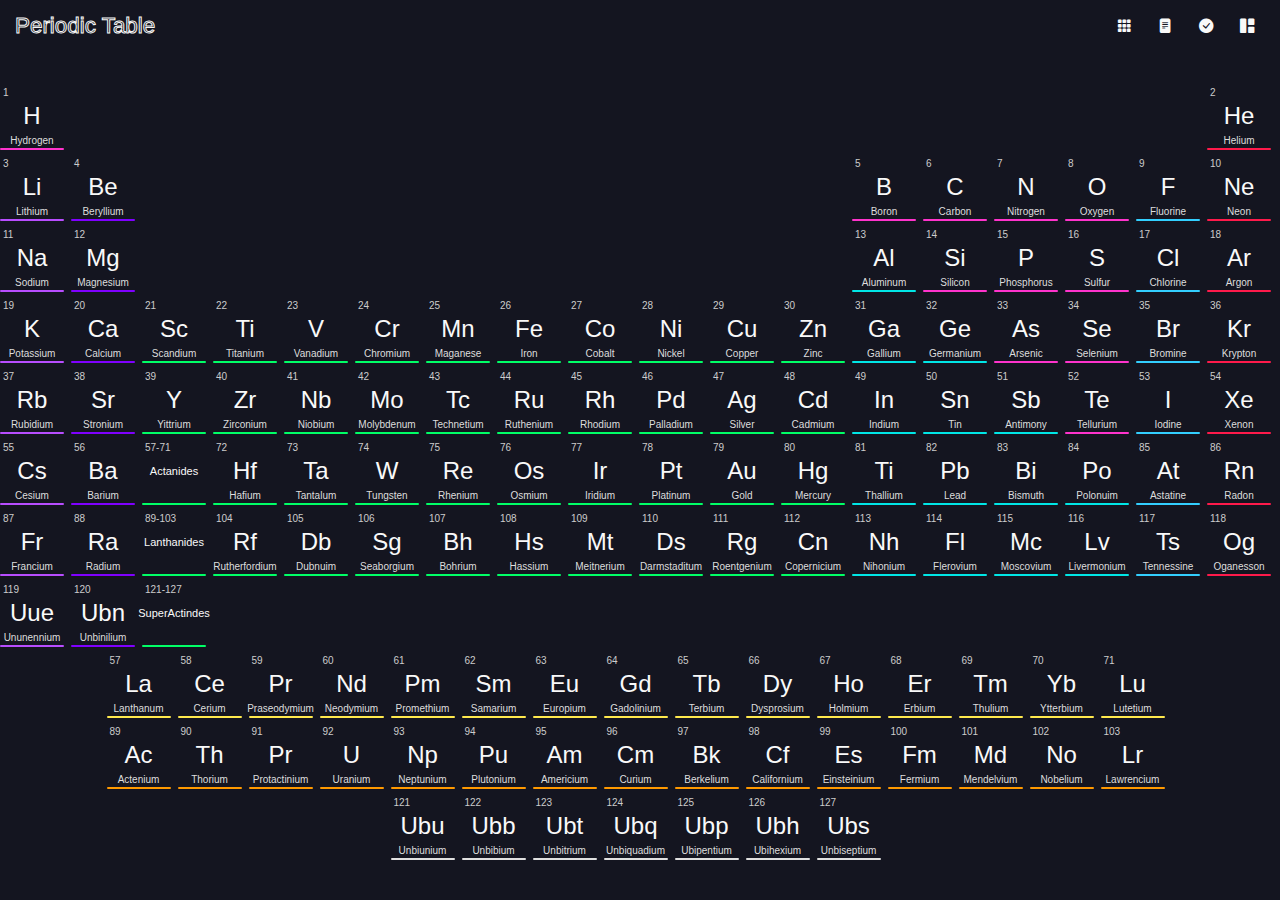
<file: index.html>
<!DOCTYPE html>
<html lang="en">
  <head>
    <meta charset="UTF-8" />
    <meta name="viewport" content="width=device-width, initial-scale=1.0" />
    <title>Periodic Table</title>
    <link rel="icon" href="assets/svg/panda origami.svg" />
    <link rel="stylesheet" href="assets/bootstrap-icons/bootstrap-icons.css" />
    <link rel="stylesheet" href="css/header.css" />
    <link rel="stylesheet" href="css/index.css" />
    <script src="js/index.js" defer></script>
  </head>
  <body>
    <!-- Header section -->
    <header>
      <div class="logo">
        <h1>Periodic Table</h1>
      </div>
      <nav>
        <a
          title="Categories"
          class="category-container-btn"
          onclick="handleCategory()"
          ><li><i class="bi-grid-3x3-gap-fill"></i></li
        ></a>
        <a href="description.html" title="Description"
          ><li><i class="bi-file-text-fill"></i></li
        ></a>
        <a href="question_number.html" title="Quiz"
          ><li><i class="bi-check-circle-fill"></i></li
        ></a>
        <a href="more-tables.html" title="More tables"
          ><li><i class="bi-grid-1x2-fill"></i></li
        ></a>
      </nav>
    </header>

    <!-- Main part -->

    <main>
      <div class="category-container">
        <div class="category-card">
          <button class="close-category"><i class="bi-x"></i></button>
          <h2>Categories</h2>
          <div class="categories">
            <div class="all category">All</div>
            <div class="noble-gas category">Noble Gas</div>
            <div class="halogen category">Halogens</div>
            <div class="alkali category">Alkali</div>
            <div class="alkaline-earth category">Alkaline Earth</div>
            <div class="transition-metal category">Transition Metal</div>
            <div class="nonmetal category">Nonmetal</div>
            <div class="metal category">Other Metal</div>
            <div class="lanthanoid category">Lanthanides</div>
            <div class="actinoid category">Actanides</div>
            <div class="super-actinoid category">SuperActindes</div>
          </div>
        </div>
      </div>

      <div class="container">
        <div class="row">
          <div class="element nonmetal">
            <span class="number">1</span>
            <span class="symbol">H</span>
            <span class="name">Hydrogen</span>
          </div>

          <div class="element null"></div>
          <div class="element null"></div>
          <div class="element null"></div>
          <div class="element null"></div>
          <div class="element null"></div>
          <div class="element null"></div>
          <div class="element null"></div>
          <div class="element null"></div>
          <div class="element null"></div>
          <div class="element null"></div>
          <div class="element null"></div>
          <div class="element null"></div>
          <div class="element null"></div>
          <div class="element null"></div>
          <div class="element null"></div>
          <div class="element null"></div>

          <div class="element noble-gas">
            <span class="number">2</span>
            <span class="symbol">He</span>
            <span class="name">Helium</span>
          </div>
        </div>

        <div class="row">
          <div class="element alkali">
            <span class="number">3</span>
            <span class="symbol">Li</span>
            <span class="name">Lithium</span>
          </div>

          <div class="element alkaline-earth">
            <span class="number">4</span>
            <span class="symbol">Be</span>
            <span class="name">Beryllium</span>
          </div>

          <div class="element null"></div>
          <div class="element null"></div>
          <div class="element null"></div>
          <div class="element null"></div>
          <div class="element null"></div>
          <div class="element null"></div>
          <div class="element null"></div>
          <div class="element null"></div>
          <div class="element null"></div>
          <div class="element null"></div>

          <div class="element nonmetal">
            <span class="number">5</span>
            <span class="symbol">B</span>
            <span class="name">Boron</span>
          </div>
          <div class="element nonmetal">
            <span class="number">6</span>
            <span class="symbol">C</span>
            <span class="name">Carbon</span>
          </div>
          <div class="element nonmetal">
            <span class="number">7</span>
            <span class="symbol">N</span>
            <span class="name">Nitrogen</span>
          </div>
          <div class="element nonmetal">
            <span class="number">8</span>
            <span class="symbol">O</span>
            <span class="name">Oxygen</span>
          </div>
          <div class="element halogen">
            <span class="number">9</span>
            <span class="symbol">F</span>
            <span class="name">Fluorine</span>
          </div>
          <div class="element noble-gas">
            <span class="number">10</span>
            <span class="symbol">Ne</span>
            <span class="name">Neon</span>
          </div>
        </div>

        <div class="row">
          <div class="element alkali">
            <span class="number">11</span>
            <span class="symbol">Na</span>
            <span class="name">Sodium</span>
          </div>

          <div class="element alkaline-earth">
            <span class="number">12</span>
            <span class="symbol">Mg</span>
            <span class="name">Magnesium</span>
          </div>

          <div class="element null"></div>
          <div class="element null"></div>
          <div class="element null"></div>
          <div class="element null"></div>
          <div class="element null"></div>
          <div class="element null"></div>
          <div class="element null"></div>
          <div class="element null"></div>
          <div class="element null"></div>
          <div class="element null"></div>

          <div class="element metal">
            <span class="number">13</span>
            <span class="symbol">Al</span>
            <span class="name">Aluminum</span>
          </div>
          <div class="element nonmetal">
            <span class="number">14</span>
            <span class="symbol">Si</span>
            <span class="name">Silicon</span>
          </div>
          <div class="element nonmetal">
            <span class="number">15</span>
            <span class="symbol">P</span>
            <span class="name">Phosphorus</span>
          </div>
          <div class="element nonmetal">
            <span class="number">16</span>
            <span class="symbol">S</span>
            <span class="name">Sulfur</span>
          </div>
          <div class="element halogen">
            <span class="number">17</span>
            <span class="symbol">Cl</span>
            <span class="name">Chlorine</span>
          </div>
          <div class="element noble-gas">
            <span class="number">18</span>
            <span class="symbol">Ar</span>
            <span class="name">Argon</span>
          </div>
        </div>

        <div class="row">
          <div class="element alkali">
            <span class="number">19</span>
            <span class="symbol">K</span>
            <span class="name">Potassium</span>
          </div>
          <div class="element alkaline-earth">
            <span class="number">20</span>
            <span class="symbol">Ca</span>
            <span class="name">Calcium</span>
          </div>
          <div class="element transition-metal">
            <span class="number">21</span>
            <span class="symbol">Sc</span>
            <span class="name">Scandium</span>
          </div>
          <div class="element transition-metal">
            <span class="number">22</span>
            <span class="symbol">Ti</span>
            <span class="name">Titanium</span>
          </div>
          <div class="element transition-metal">
            <span class="number">23</span>
            <span class="symbol">V</span>
            <span class="name">Vanadium</span>
          </div>
          <div class="element transition-metal">
            <span class="number">24</span>
            <span class="symbol">Cr</span>
            <span class="name">Chromium</span>
          </div>
          <div class="element transition-metal">
            <span class="number">25</span>
            <span class="symbol">Mn</span>
            <span class="name">Maganese</span>
          </div>
          <div class="element transition-metal">
            <span class="number">26</span>
            <span class="symbol">Fe</span>
            <span class="name">Iron</span>
          </div>
          <div class="element transition-metal">
            <span class="number">27</span>
            <span class="symbol">Co</span>
            <span class="name">Cobalt</span>
          </div>
          <div class="element transition-metal">
            <span class="number">28</span>
            <span class="symbol">Ni</span>
            <span class="name">Nickel</span>
          </div>
          <div class="element transition-metal">
            <span class="number">29</span>
            <span class="symbol">Cu</span>
            <span class="name">Copper</span>
          </div>
          <div class="element transition-metal">
            <span class="number">30</span>
            <span class="symbol">Zn</span>
            <span class="name">Zinc</span>
          </div>
          <div class="element metal">
            <span class="number">31</span>
            <span class="symbol">Ga</span>
            <span class="name">Gallium</span>
          </div>
          <div class="element metal">
            <span class="number">32</span>
            <span class="symbol">Ge</span>
            <span class="name">Germanium</span>
          </div>
          <div class="element nonmetal">
            <span class="number">33</span>
            <span class="symbol">As</span>
            <span class="name">Arsenic</span>
          </div>
          <div class="element nonmetal">
            <span class="number">34</span>
            <span class="symbol">Se</span>
            <span class="name">Selenium</span>
          </div>
          <div class="element halogen">
            <span class="number">35</span>
            <span class="symbol">Br</span>
            <span class="name">Bromine</span>
          </div>
          <div class="element noble-gas">
            <span class="number">36</span>
            <span class="symbol">Kr</span>
            <span class="name">Krypton</span>
          </div>
        </div>

        <div class="row">
          <div class="element alkali">
            <span class="number">37</span>
            <span class="symbol">Rb</span>
            <span class="name">Rubidium</span>
          </div>
          <div class="element alkaline-earth">
            <span class="number">38</span>
            <span class="symbol">Sr</span>
            <span class="name">Stronium</span>
          </div>
          <div class="element transition-metal">
            <span class="number">39</span>
            <span class="symbol">Y</span>
            <span class="name">Yittrium</span>
          </div>
          <div class="element transition-metal">
            <span class="number">40</span>
            <span class="symbol">Zr</span>
            <span class="name">Zirconium</span>
          </div>
          <div class="element transition-metal">
            <span class="number">41</span>
            <span class="symbol">Nb</span>
            <span class="name">Niobium</span>
          </div>
          <div class="element transition-metal">
            <span class="number">42</span>
            <span class="symbol">Mo</span>
            <span class="name">Molybdenum</span>
          </div>
          <div class="element transition-metal">
            <span class="number">43</span>
            <span class="symbol">Tc</span>
            <span class="name">Technetium</span>
          </div>
          <div class="element transition-metal">
            <span class="number">44</span>
            <span class="symbol">Ru</span>
            <span class="name">Ruthenium</span>
          </div>
          <div class="element transition-metal">
            <span class="number">45</span>
            <span class="symbol">Rh</span>
            <span class="name">Rhodium</span>
          </div>
          <div class="element transition-metal">
            <span class="number">46</span>
            <span class="symbol">Pd</span>
            <span class="name">Palladium</span>
          </div>
          <div class="element transition-metal">
            <span class="number">47</span>
            <span class="symbol">Ag</span>
            <span class="name">Silver</span>
          </div>
          <div class="element transition-metal">
            <span class="number">48</span>
            <span class="symbol">Cd</span>
            <span class="name">Cadmium</span>
          </div>
          <div class="element metal">
            <span class="number">49</span>
            <span class="symbol">In</span>
            <span class="name">Indium</span>
          </div>
          <div class="element metal">
            <span class="number">50</span>
            <span class="symbol">Sn</span>
            <span class="name">Tin</span>
          </div>
          <div class="element metal">
            <span class="number">51</span>
            <span class="symbol">Sb</span>
            <span class="name">Antimony</span>
          </div>
          <div class="element nonmetal">
            <span class="number">52</span>
            <span class="symbol">Te</span>
            <span class="name">Tellurium</span>
          </div>
          <div class="element halogen">
            <span class="number">53</span>
            <span class="symbol">I</span>
            <span class="name">Iodine</span>
          </div>
          <div class="element noble-gas">
            <span class="number">54</span>
            <span class="symbol">Xe</span>
            <span class="name">Xenon</span>
          </div>
        </div>

        <div class="row">
          <div class="element alkali">
            <span class="number">55</span>
            <span class="symbol">Cs</span>
            <span class="name">Cesium</span>
          </div>
          <div class="element alkaline-earth">
            <span class="number">56</span>
            <span class="symbol">Ba</span>
            <span class="name">Barium</span>
          </div>
          <div class="element element-range">
            <span class="number">57-71</span>
            <span class="symbol num-range">Actanides</span>
          </div>
          <div class="element transition-metal">
            <span class="number">72</span>
            <span class="symbol">Hf</span>
            <span class="name">Hafium</span>
          </div>
          <div class="element transition-metal">
            <span class="number">73</span>
            <span class="symbol">Ta</span>
            <span class="name">Tantalum</span>
          </div>
          <div class="element transition-metal">
            <span class="number">74</span>
            <span class="symbol">W</span>
            <span class="name">Tungsten</span>
          </div>
          <div class="element transition-metal">
            <span class="number">75</span>
            <span class="symbol">Re</span>
            <span class="name">Rhenium</span>
          </div>
          <div class="element transition-metal">
            <span class="number">76</span>
            <span class="symbol">Os</span>
            <span class="name">Osmium</span>
          </div>
          <div class="element transition-metal">
            <span class="number">77</span>
            <span class="symbol">Ir</span>
            <span class="name">Iridium</span>
          </div>
          <div class="element transition-metal">
            <span class="number">78</span>
            <span class="symbol">Pt</span>
            <span class="name">Platinum</span>
          </div>
          <div class="element transition-metal">
            <span class="number">79</span>
            <span class="symbol">Au</span>
            <span class="name">Gold</span>
          </div>
          <div class="element transition-metal">
            <span class="number">80</span>
            <span class="symbol">Hg</span>
            <span class="name">Mercury</span>
          </div>
          <div class="element metal">
            <span class="number">81</span>
            <span class="symbol">Ti</span>
            <span class="name">Thallium</span>
          </div>
          <div class="element metal">
            <span class="number">82</span>
            <span class="symbol">Pb</span>
            <span class="name">Lead</span>
          </div>
          <div class="element metal">
            <span class="number">83</span>
            <span class="symbol">Bi</span>
            <span class="name">Bismuth</span>
          </div>
          <div class="element metal">
            <span class="number">84</span>
            <span class="symbol">Po</span>
            <span class="name">Polonuim</span>
          </div>
          <div class="element halogen">
            <span class="number">85</span>
            <span class="symbol">At</span>
            <span class="name">Astatine</span>
          </div>
          <div class="element noble-gas">
            <span class="number">86</span>
            <span class="symbol">Rn</span>
            <span class="name">Radon</span>
          </div>
        </div>

        <div class="row">
          <div class="element alkali">
            <span class="number">87</span>
            <span class="symbol">Fr</span>
            <span class="name">Francium</span>
          </div>
          <div class="element alkaline-earth">
            <span class="number">88</span>
            <span class="symbol">Ra</span>
            <span class="name">Radium</span>
          </div>
          <div class="element element-range">
            <span class="number">89-103</span>
            <span class="symbol num-range">Lanthanides</span>
          </div>
          <div class="element transition-metal">
            <span class="number">104</span>
            <span class="symbol">Rf</span>
            <span class="name">Rutherfordium</span>
          </div>
          <div class="element transition-metal">
            <span class="number">105</span>
            <span class="symbol">Db</span>
            <span class="name">Dubnuim</span>
          </div>
          <div class="element transition-metal">
            <span class="number">106</span>
            <span class="symbol">Sg</span>
            <span class="name">Seaborgium</span>
          </div>
          <div class="element transition-metal">
            <span class="number">107</span>
            <span class="symbol">Bh</span>
            <span class="name">Bohrium</span>
          </div>
          <div class="element transition-metal">
            <span class="number">108</span>
            <span class="symbol">Hs</span>
            <span class="name">Hassium</span>
          </div>
          <div class="element transition-metal">
            <span class="number">109</span>
            <span class="symbol">Mt</span>
            <span class="name">Meitnerium</span>
          </div>
          <div class="element transition-metal">
            <span class="number">110</span>
            <span class="symbol">Ds</span>
            <span class="name">Darmstaditum</span>
          </div>
          <div class="element transition-metal">
            <span class="number">111</span>
            <span class="symbol">Rg</span>
            <span class="name">Roentgenium</span>
          </div>
          <div class="element transition-metal">
            <span class="number">112</span>
            <span class="symbol">Cn</span>
            <span class="name">Copernicium</span>
          </div>
          <div class="element metal">
            <span class="number">113</span>
            <span class="symbol">Nh</span>
            <span class="name">Nihonium</span>
          </div>
          <div class="element metal">
            <span class="number">114</span>
            <span class="symbol">Fl</span>
            <span class="name">Flerovium</span>
          </div>
          <div class="element metal">
            <span class="number">115</span>
            <span class="symbol">Mc</span>
            <span class="name">Moscovium</span>
          </div>
          <div class="element metal">
            <span class="number">116</span>
            <span class="symbol">Lv</span>
            <span class="name">Livermonium</span>
          </div>
          <div class="element halogen">
            <span class="number">117</span>
            <span class="symbol">Ts</span>
            <span class="name">Tennessine</span>
          </div>
          <div class="element noble-gas">
            <span class="number">118</span>
            <span class="symbol">Og</span>
            <span class="name">Oganesson</span>
          </div>
        </div>

        <div class="row">
          <div class="element alkali">
            <span class="number">119</span>
            <span class="symbol">Uue</span>
            <span class="name">Ununennium</span>
          </div>
          <div class="element alkaline-earth">
            <span class="number">120</span>
            <span class="symbol">Ubn</span>
            <span class="name">Unbinilium</span>
          </div>
          <div class="element element-range">
            <span class="number">121-127</span>
            <span class="symbol num-range">SuperActindes</span>
          </div>
          <div class="element null"></div>
          <div class="element null"></div>
          <div class="element null"></div>
          <div class="element null"></div>
          <div class="element null"></div>
          <div class="element null"></div>
          <div class="element null"></div>
          <div class="element null"></div>
          <div class="element null"></div>
          <div class="element null"></div>
          <div class="element null"></div>
          <div class="element null"></div>
          <div class="element null"></div>
          <div class="element null"></div>
          <div class="element null"></div>
        </div>

        <div class="row">
          <div class="element lanthanoid">
            <span class="number">57</span>
            <span class="symbol">La</span>
            <span class="name">Lanthanum</span>
          </div>
          <div class="element lanthanoid">
            <span class="number">58</span>
            <span class="symbol">Ce</span>
            <span class="name">Cerium</span>
          </div>
          <div class="element lanthanoid">
            <span class="number">59</span>
            <span class="symbol">Pr</span>
            <span class="name">Praseodymium</span>
          </div>
          <div class="element lanthanoid">
            <span class="number">60</span>
            <span class="symbol">Nd</span>
            <span class="name">Neodymium</span>
          </div>
          <div class="element lanthanoid">
            <span class="number">61</span>
            <span class="symbol">Pm</span>
            <span class="name">Promethium</span>
          </div>
          <div class="element lanthanoid">
            <span class="number">62</span>
            <span class="symbol">Sm</span>
            <span class="name">Samarium</span>
          </div>
          <div class="element lanthanoid">
            <span class="number">63</span>
            <span class="symbol">Eu</span>
            <span class="name">Europium</span>
          </div>
          <div class="element lanthanoid">
            <span class="number">64</span>
            <span class="symbol">Gd</span>
            <span class="name">Gadolinium</span>
          </div>
          <div class="element lanthanoid">
            <span class="number">65</span>
            <span class="symbol">Tb</span>
            <span class="name">Terbium</span>
          </div>
          <div class="element lanthanoid">
            <span class="number">66</span>
            <span class="symbol">Dy</span>
            <span class="name">Dysprosium</span>
          </div>
          <div class="element lanthanoid">
            <span class="number">67</span>
            <span class="symbol">Ho</span>
            <span class="name">Holmium</span>
          </div>
          <div class="element lanthanoid">
            <span class="number">68</span>
            <span class="symbol">Er</span>
            <span class="name">Erbium</span>
          </div>
          <div class="element lanthanoid">
            <span class="number">69</span>
            <span class="symbol">Tm</span>
            <span class="name">Thulium</span>
          </div>
          <div class="element lanthanoid">
            <span class="number">70</span>
            <span class="symbol">Yb</span>
            <span class="name">Ytterbium</span>
          </div>
          <div class="element lanthanoid">
            <span class="number">71</span>
            <span class="symbol">Lu</span>
            <span class="name">Lutetium</span>
          </div>
        </div>

        <div class="row">
          <div class="element actinoid">
            <span class="number">89</span>
            <span class="symbol">Ac</span>
            <span class="name">Actenium</span>
          </div>
          <div class="element actinoid">
            <span class="number">90</span>
            <span class="symbol">Th</span>
            <span class="name">Thorium</span>
          </div>
          <div class="element actinoid">
            <span class="number">91</span>
            <span class="symbol">Pr</span>
            <span class="name">Protactinium</span>
          </div>
          <div class="element actinoid">
            <span class="number">92</span>
            <span class="symbol">U</span>
            <span class="name">Uranium</span>
          </div>
          <div class="element actinoid">
            <span class="number">93</span>
            <span class="symbol">Np</span>
            <span class="name">Neptunium</span>
          </div>
          <div class="element actinoid">
            <span class="number">94</span>
            <span class="symbol">Pu</span>
            <span class="name">Plutonium</span>
          </div>
          <div class="element actinoid">
            <span class="number">95</span>
            <span class="symbol">Am</span>
            <span class="name">Americium</span>
          </div>
          <div class="element actinoid">
            <span class="number">96</span>
            <span class="symbol">Cm</span>
            <span class="name">Curium</span>
          </div>
          <div class="element actinoid">
            <span class="number">97</span>
            <span class="symbol">Bk</span>
            <span class="name">Berkelium</span>
          </div>
          <div class="element actinoid">
            <span class="number">98</span>
            <span class="symbol">Cf</span>
            <span class="name">Californium</span>
          </div>
          <div class="element actinoid">
            <span class="number">99</span>
            <span class="symbol">Es</span>
            <span class="name">Einsteinium</span>
          </div>
          <div class="element actinoid">
            <span class="number">100</span>
            <span class="symbol">Fm</span>
            <span class="name">Fermium</span>
          </div>
          <div class="element actinoid">
            <span class="number">101</span>
            <span class="symbol">Md</span>
            <span class="name">Mendelvium</span>
          </div>
          <div class="element actinoid">
            <span class="number">102</span>
            <span class="symbol">No</span>
            <span class="name">Nobelium</span>
          </div>
          <div class="element actinoid">
            <span class="number">103</span>
            <span class="symbol">Lr</span>
            <span class="name">Lawrencium</span>
          </div>
        </div>

        <div class="row">
          <div class="element super-actinoid">
            <span class="number">121</span>
            <span class="symbol">Ubu</span>
            <span class="name">Unbiunium</span>
          </div>
          <div class="element super-actinoid">
            <span class="number">122</span>
            <span class="symbol">Ubb</span>
            <span class="name">Unbibium</span>
          </div>
          <div class="element super-actinoid">
            <span class="number">123</span>
            <span class="symbol">Ubt</span>
            <span class="name">Unbitrium</span>
          </div>
          <div class="element super-actinoid">
            <span class="number">124</span>
            <span class="symbol">Ubq</span>
            <span class="name">Unbiquadium</span>
          </div>
          <div class="element super-actinoid">
            <span class="number">125</span>
            <span class="symbol">Ubp</span>
            <span class="name">Ubipentium</span>
          </div>
          <div class="element super-actinoid">
            <span class="number">126</span>
            <span class="symbol">Ubh</span>
            <span class="name">Ubihexium</span>
          </div>
          <div class="element super-actinoid">
            <span class="number">127</span>
            <span class="symbol">Ubs</span>
            <span class="name">Unbiseptium</span>
          </div>
        </div>
      </div>
    </main>
  </body>
</html>
</file>
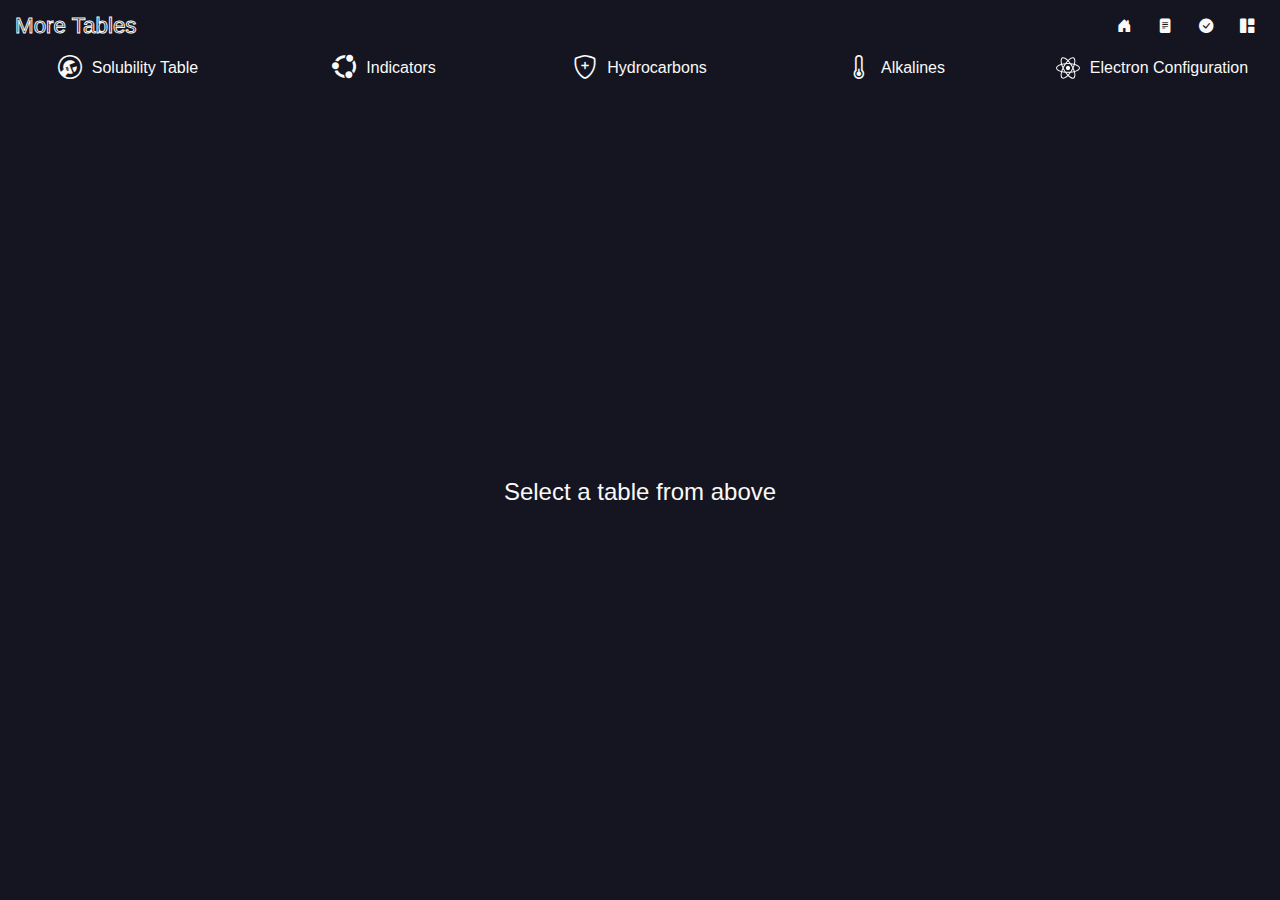
<file: more-tables.html>
<!DOCTYPE html>
<html lang="en">
  <head>
    <meta charset="UTF-8" />
    <meta name="viewport" content="width=device-width, initial-scale=1.0" />
    <title id="title">More Tables</title>
    <link rel="icon" href="assets/svg/panda origami.svg" />
    <link rel="stylesheet" href="assets/bootstrap-icons/bootstrap-icons.css" />
    <link rel="stylesheet" href="css/header.css" />
    <link rel="stylesheet" href="css/more-tables.css" />
    <script src="js/more-tables.js" defer></script>
  </head>
  <body>
    <header>
      <div class="logo">
        <h1>More Tables</h1>
      </div>
      <nav>
        <a href="index.html" title="Periodic Table"
          ><li><i class="bi-house-door-fill"></i></li
        ></a>
        <a href="description.html" title="Description"
          ><li><i class="bi-file-text-fill"></i></li
        ></a>
        <a href="question_number.html" title="Quiz"
          ><li><i class="bi-check-circle-fill"></i></li
        ></a>
        <a href="more-tables.html" title="More tables"
          ><li><i class="bi-grid-1x2-fill"></i></li
        ></a>
      </nav>
    </header>

    <main>
      <div class="select-msg">Select a table from above</div>

      <div class="solubility">
        <div class="column">
          <div class="part">
            <div>OH <sup>-</sup></div>
          </div>
          <div class="part">
            <div>NO<sub>3</sub><sup>-</sup></div>
          </div>
          <div class="part">
            <div>F <sup>-</sup></div>
          </div>
          <div class="part">
            <div>CI <sup>-</sup></div>
          </div>
          <div class="part">
            <div>Br <sup>-</sup></div>
          </div>
          <div class="part">
            <div>I <sup>-</sup></div>
          </div>
          <div class="part">
            <div>S <sup>2-</sup></div>
          </div>
          <div class="part">
            <div>SO<sub>3</sub><sup>2-</sup></div>
          </div>
          <div class="part">
            <div>SO<sub>4</sub><sup>2-</sup></div>
          </div>
          <div class="part">
            <div>CO<sub>3</sub><sup>2-</sup></div>
          </div>
          <div class="part">
            <div>SiO<sub>3</sub><sup>2-</sup></div>
          </div>
          <div class="part">
            <div>PO<sub>4</sub><sup>3-</sup></div>
          </div>
          <div class="part">
            <div>CrO<sub>4</sub><sup>2-</sup></div>
          </div>
          <div class="part">
            <div>Ac <sup>2-</sup></div>
          </div>
        </div>
        <div class="row">
          <div class="part">
            <div>H <sup>2+</sup></div>
          </div>
          <div class="part">
            <div>H <sup>+</sup></div>
          </div>
          <div class="part">
            <div>Li <sup>+</sup></div>
          </div>
          <div class="part">
            <div>NH<sub>4</sub><sup>+</sup></div>
          </div>
          <div class="part">
            <div>K <sup>+</sup></div>
          </div>
          <div class="part">
            <div>Na <sup>+</sup></div>
          </div>
          <div class="part">
            <div>Ag <sup>+</sup></div>
          </div>
          <div class="part">
            <div>Ba <sup>2+</sup></div>
          </div>
          <div class="part">
            <div>Ca <sup>2+</sup></div>
          </div>
          <div class="part">
            <div>Mg <sup>2+</sup></div>
          </div>
          <div class="part">
            <div>Zn <sup>2+</sup></div>
          </div>
          <div class="part">
            <div>Mn <sup>2+</sup></div>
          </div>
          <div class="part">
            <div>Cu <sup>2+</sup></div>
          </div>
          <div class="part">
            <div>Cu <sup>+</sup></div>
          </div>
          <div class="part">
            <div>Hg <sup>+</sup></div>
          </div>
          <div class="part">
            <div>Hg <sup>2+</sup></div>
          </div>
          <div class="part">
            <div>Pb <sup>2+</sup></div>
          </div>
          <div class="part">
            <div>Fe <sup>2+</sup></div>
          </div>
          <div class="part">
            <div>Al <sup>3+</sup></div>
          </div>
          <div class="part">
            <div>Cr <sup>3+</sup></div>
          </div>
          <div class="part">
            <div>Bi <sup>3+</sup></div>
          </div>
          <div class="part">
            <div>Sn <sup>2+</sup></div>
          </div>
          <div class="part">
            <div>Sr <sup>2+</sup></div>
          </div>
        </div>

        <div class="container">
          <div
            class="box"
            id="all"
            style="
              font-size: 2rem;
              font-family: Cascadia Code, monospace, Verdana Geneva, Tahoma,
                sans-serif;
            "
          >
            *
          </div>
          <div class="box s"></div>
          <div class="box s"></div>
          <div class="box s"></div>
          <div class="box s"></div>
          <div class="box dw"></div>
          <div class="box s"></div>
          <div class="box si"></div>
          <div class="box i"></div>
          <div class="box i"></div>
          <div class="box i"></div>
          <div class="box i"></div>
          <div class="box i"></div>
          <div class="box dw"></div>
          <div class="box dw"></div>
          <div class="box i"></div>
          <div class="box i"></div>
          <div class="box i"></div>
          <div class="box i"></div>
          <div class="box i"></div>
          <div class="box i"></div>
          <div class="box i"></div>
          <div class="box si"></div>
          <div class="box s"></div>
          <div class="box s"></div>
          <div class="box s"></div>
          <div class="box s"></div>
          <div class="box s"></div>
          <div class="box s"></div>
          <div class="box s"></div>
          <div class="box s"></div>
          <div class="box s"></div>
          <div class="box s"></div>
          <div class="box s"></div>
          <div class="box s"></div>
          <div class="box s"></div>
          <div class="box s"></div>
          <div class="box s"></div>
          <div class="box s"></div>
          <div class="box s"></div>
          <div class="box s"></div>
          <div class="box s"></div>
          <div class="box s"></div>
          <div class="box s"></div>
          <div class="box dw"></div>
          <div class="box s"></div>
          <div class="box s"></div>
          <div class="box s"></div>
          <div class="box s"></div>
          <div class="box s"></div>
          <div class="box s"></div>
          <div class="box s"></div>
          <div class="box si"></div>
          <div class="box i"></div>
          <div class="box i"></div>
          <div class="box si"></div>
          <div class="box si"></div>
          <div class="box i"></div>
          <div class="box dw"></div>
          <div class="box i"></div>
          <div class="box s"></div>
          <div class="box i"></div>
          <div class="box s"></div>
          <div class="box s"></div>
          <div class="box s"></div>
          <div class="box s"></div>
          <div class="box i"></div>
          <div class="box s"></div>
          <div class="box si"></div>
          <div class="box s"></div>
          <div class="box s"></div>
          <div class="box s"></div>
          <div class="box s"></div>
          <div class="box s"></div>
          <div class="box i"></div>
          <div class="box s"></div>
          <div class="box s"></div>
          <div class="box s"></div>
          <div class="box s"></div>
          <div class="box s"></div>
          <div class="box s"></div>
          <div class="box s"></div>
          <div class="box i"></div>
          <div class="box s"></div>
          <div class="box si"></div>
          <div class="box s"></div>
          <div class="box s"></div>
          <div class="box s"></div>
          <div class="box s"></div>
          <div class="box dw"></div>
          <div class="box s"></div>
          <div class="box s"></div>
          <div class="box s"></div>
          <div class="box s"></div>
          <div class="box s"></div>
          <div class="box s"></div>
          <div class="box s"></div>
          <div class="box i"></div>
          <div class="box s"></div>
          <div class="box s"></div>
          <div class="box s"></div>
          <div class="box s"></div>
          <div class="box s"></div>
          <div class="box s"></div>
          <div class="box dw"></div>
          <div class="box i"></div>
          <div class="box si"></div>
          <div class="box si"></div>
          <div class="box s"></div>
          <div class="box s"></div>
          <div class="box s"></div>
          <div class="box s"></div>
          <div class="box dw"></div>
          <div class="box s"></div>
          <div class="box s"></div>
          <div class="box s"></div>
          <div class="box s"></div>
          <div class="box s"></div>
          <div class="box s"></div>
          <div class="box s"></div>
          <div class="box i"></div>
          <div class="box s"></div>
          <div class="box s"></div>
          <div class="box s"></div>
          <div class="box s"></div>
          <div class="box s"></div>
          <div class="box dw"></div>
          <div class="box dw"></div>
          <div class="box i"></div>
          <div class="box dw"></div>
          <div class="box i"></div>
          <div class="box s"></div>
          <div class="box s"></div>
          <div class="box s"></div>
          <div class="box dw"></div>
          <div class="box dw"></div>
          <div class="box si"></div>
          <div class="box s"></div>
          <div class="box s"></div>
          <div class="box s"></div>
          <div class="box s"></div>
          <div class="box s"></div>
          <div class="box s"></div>
          <div class="box i"></div>
          <div class="box dw"></div>
          <div class="box dw"></div>
          <div class="box dw"></div>
          <div class="box i"></div>
          <div class="box i"></div>
          <div class="box i"></div>
          <div class="box dw"></div>
          <div class="box i"></div>
          <div class="box i"></div>
          <div class="box i"></div>
          <div class="box i"></div>
          <div class="box i"></div>
          <div class="box dw"></div>
          <div class="box dw"></div>
          <div class="box i"></div>
          <div class="box i"></div>
          <div class="box s"></div>
          <div class="box s"></div>
          <div class="box s"></div>
          <div class="box s"></div>
          <div class="box s"></div>
          <div class="box s"></div>
          <div class="box si"></div>
          <div class="box si"></div>
          <div class="box si"></div>
          <div class="box si"></div>
          <div class="box si"></div>
          <div class="box i"></div>
          <div class="box dw"></div>
          <div class="box i"></div>
          <div class="box i"></div>
          <div class="box dw"></div>
          <div class="box i"></div>
          <div class="box s"></div>
          <div class="box dw"></div>
          <div class="box dw"></div>
          <div class="box dw"></div>
          <div class="box i"></div>
          <div class="box i"></div>
          <div class="box i"></div>
          <div class="box s"></div>
          <div class="box s"></div>
          <div class="box s"></div>
          <div class="box s"></div>
          <div class="box s"></div>
          <div class="box si"></div>
          <div class="box i"></div>
          <div class="box si"></div>
          <div class="box s"></div>
          <div class="box s"></div>
          <div class="box s"></div>
          <div class="box s"></div>
          <div class="box s"></div>
          <div class="box si"></div>
          <div class="box dw"></div>
          <div class="box si"></div>
          <div class="box s"></div>
          <div class="box s"></div>
          <div class="box s"></div>
          <div class="box s"></div>
          <div class="box s"></div>
          <div class="box s"></div>
          <div class="box i"></div>
          <div class="box s"></div>
          <div class="box s"></div>
          <div class="box s"></div>
          <div class="box s"></div>
          <div class="box s"></div>
          <div class="box si"></div>
          <div class="box si"></div>
          <div class="box i"></div>
          <div class="box si"></div>
          <div class="box dw"></div>
          <div class="box i"></div>
          <div class="box dw"></div>
          <div class="box dw"></div>
          <div class="box i"></div>
          <div class="box i"></div>
          <div class="box i"></div>
          <div class="box i"></div>
          <div class="box dw"></div>
          <div class="box dw"></div>
          <div class="box dw"></div>
          <div class="box i"></div>
          <div class="box i"></div>
          <div class="box i"></div>
          <div class="box i"></div>
          <div class="box s"></div>
          <div class="box s"></div>
          <div class="box s"></div>
          <div class="box s"></div>
          <div class="box i"></div>
          <div class="box i"></div>
          <div class="box si"></div>
          <div class="box dw"></div>
          <div class="box i"></div>
          <div class="box i"></div>
          <div class="box dw"></div>
          <div class="box dw"></div>
          <div class="box dw"></div>
          <div class="box dw"></div>
          <div class="box i"></div>
          <div class="box i"></div>
          <div class="box dw"></div>
          <div class="box dw"></div>
          <div class="box dw"></div>
          <div class="box i"></div>
          <div class="box dw"></div>
          <div class="box i"></div>
          <div class="box s"></div>
          <div class="box i"></div>
          <div class="box s"></div>
          <div class="box s"></div>
          <div class="box s"></div>
          <div class="box i"></div>
          <div class="box i"></div>
          <div class="box i"></div>
          <div class="box si"></div>
          <div class="box i"></div>
          <div class="box i"></div>
          <div class="box i"></div>
          <div class="box i"></div>
          <div class="box i"></div>
          <div class="box i"></div>
          <div class="box i"></div>
          <div class="box i"></div>
          <div class="box si"></div>
          <div class="box i"></div>
          <div class="box i"></div>
          <div class="box i"></div>
          <div class="box i"></div>
          <div class="box i"></div>
          <div class="box s"></div>
          <div class="box s"></div>
          <div class="box s"></div>
          <div class="box s"></div>
          <div class="box s"></div>
          <div class="box i"></div>
          <div class="box i"></div>
          <div class="box si"></div>
          <div class="box s"></div>
          <div class="box i"></div>
          <div class="box i"></div>
          <div class="box i"></div>
          <div class="box dw"></div>
          <div class="box dw"></div>
          <div class="box dw"></div>
          <div class="box i"></div>
          <div class="box dw"></div>
          <div class="box dw"></div>
          <div class="box dw"></div>
          <div class="box dw"></div>
          <div class="box i"></div>
          <div class="box dw"></div>
          <div class="box si"></div>
          <div class="box s"></div>
          <div class="box s"></div>
          <div class="box s"></div>
          <div class="box s"></div>
          <div class="box s"></div>
          <div class="box s"></div>
          <div class="box s"></div>
          <div class="box s"></div>
          <div class="box s"></div>
          <div class="box s"></div>
          <div class="box s"></div>
          <div class="box s"></div>
          <div class="box s"></div>
          <div class="box s"></div>
          <div class="box s"></div>
          <div class="box s"></div>
          <div class="box s"></div>
          <div class="box s"></div>
          <div class="box s"></div>
          <div class="box s"></div>
          <div class="box s"></div>
          <div class="box s"></div>
          <div class="box s"></div>
        </div>
      </div>

      <div class="indicators">
        <div class="card litmus">
          <div class="logo">
            <i class="bi-copy"></i>
          </div>
          <div class="description">
            <div class="topic">Litmus</div>
            The colourant of natural origin - one of the first and most well
            known acid-base (ph) indicators.
          </div>
          <div class="content">
            <div class="acid" data-indicator="Acid">[H+] > [OH-] PH = 0</div>
            <div class="neutral" data-indicator="Neutral">
              [H+] = [OH-] PH = 7
            </div>
            <div class="base" data-indicator="Base">[OH-] > [H+] PH = 14</div>
          </div>
        </div>
        <div class="card pheno">
          <div class="logo">
            <i class="bi-cup"></i>
          </div>
          <div class="description">
            <div class="topic">Phenolphthalein</div>
            Triphenylmethane dyes - acid-base (ph) indicator that changes color
            from colorless to red-violet (raspberry).
          </div>
          <div class="content">
            <div class="acid" data-indicator="Acid">[H+] > [OH-] PH = 0</div>
            <div class="neutral" data-indicator="Neutral">
              [H+] = [OH-] PH = 7
            </div>
            <div class="base" data-indicator="Base">[OH-] > [H+] PH = 14</div>
          </div>
        </div>
        <div class="card methyl">
          <div class="logo">
            <i class="bi-grid-3x3"></i>
          </div>
          <div class="description">
            <div class="topic">Methyl-orange</div>
            Known acid-base (ph) indicator a syhtnetic organic dye of the azo
            group
          </div>
          <div class="content">
            <div class="acid" data-indicator="Acid">[H+] > [OH-] PH = 0</div>
            <div class="neutral" data-indicator="Neutral">
              [H+] = [OH-] PH = 7
            </div>
            <div class="base" data-indicator="Base">[OH-] > [H+] PH = 14</div>
          </div>
        </div>
        <div class="card universal">
          <div class="logo">
            <i class="bi-grid-1x2"></i>
          </div>
          <div class="description">
            <div class="topic">Universal</div>
            Indicator for the variability of the edges of polymer strips, which
            determines the acidity of solutions.
          </div>
          <div class="content">
            <div class="acid" data-indicator="Acid">[H+] > [OH-] PH = 0</div>
            <div class="neutral" data-indicator="Neutral">
              [H+] = [OH-] PH = 7
            </div>
            <div class="base" data-indicator="Base">[OH-] > [H+] PH = 14</div>
          </div>
        </div>

        <div class="buttons">
          <button class="litmus-btn btn" title="Litmus">
            <i class="bi-copy"></i>
          </button>
          <button class="pheno-btn btn" title="Phenolphthalein">
            <i class="bi-cup"></i>
          </button>
          <button class="methyl-btn btn" title="Methyl-orange">
            <i class="bi-grid-3x3"></i>
          </button>
          <button class="universal-btn btn" title="Universal">
            <i class="bi-grid-1x2"></i>
          </button>
        </div>
      </div>

      <div class="electron-config">
        <div class="container">
          <div class="card nth1">
            <div class="box">7S</div>
            <div class="box">6S</div>
            <div class="box">5S</div>
            <div class="box">4S</div>
            <div class="box">3S</div>
            <div class="box">2S</div>
            <div class="box">1S</div>
          </div>

          <div class="card nth2">
            <div class="row">
              <div class="box">7P</div>
              <div class="box"></div>
              <div class="box"></div>
            </div>
            <div class="row">
              <div class="box">6P</div>
              <div class="box"></div>
              <div class="box"></div>
            </div>
            <div class="row">
              <div class="box">5P</div>
              <div class="box"></div>
              <div class="box"></div>
            </div>
            <div class="row">
              <div class="box">4P</div>
              <div class="box"></div>
              <div class="box"></div>
            </div>
            <div class="row">
              <div class="box">3P</div>
              <div class="box"></div>
              <div class="box"></div>
            </div>
            <div class="row">
              <div class="box">2P</div>
              <div class="box"></div>
              <div class="box"></div>
            </div>
          </div>

          <div class="card nth3">
            <div class="row">
              <div class="box">6D</div>
              <div class="box"></div>
              <div class="box"></div>
              <div class="box"></div>
              <div class="box"></div>
            </div>
            <div class="row">
              <div class="box">5D</div>
              <div class="box"></div>
              <div class="box"></div>
              <div class="box"></div>
              <div class="box"></div>
            </div>
            <div class="row">
              <div class="box">4D</div>
              <div class="box"></div>
              <div class="box"></div>
              <div class="box"></div>
              <div class="box"></div>
            </div>
            <div class="row">
              <div class="box">3D</div>
              <div class="box"></div>
              <div class="box"></div>
              <div class="box"></div>
              <div class="box"></div>
            </div>
            <div class="note">
              <h1></h1>
              <p>
                The electron configuration is the formula for the location of
                electrons in the various electron shells of an atom of a
                chemical element or molecule. The electron configuration is
                usually written for atoms in their ground state.
              </p>
            </div>
          </div>

          <div class="card nth4">
            <div class="row">
              <div class="box">5F</div>
              <div class="box"></div>
              <div class="box"></div>
              <div class="box"></div>
              <div class="box"></div>
              <div class="box"></div>
              <div class="box"></div>
            </div>
            <div class="row">
              <div class="box">4F</div>
              <div class="box"></div>
              <div class="box"></div>
              <div class="box"></div>
              <div class="box"></div>
              <div class="box"></div>
              <div class="box"></div>
            </div>
            <div class="note">
              <h2>
                The following rules exist for determining the electronic
                configuration of an element.
              </h2>
              <h1>1. The Principles of Filling</h1>
              <p>
                According to the filling principle, electrons in the ground
                state of an atom fill the orbitals in the sequence of increasing
                orbital energy levels.
              </p>
              <h1>2. Pauli's Inhibition Principle</h1>
              <p>
                According to this principle, no more than two electrons can be
                on any orbital.
              </p>
              <h1>3. The Hund Principle</h1>
              <p>
                According to this rule, the filling of the orbitals of one
                subshell begins with single electrons, and only after the single
                electrons occupy all the orbitals can the final filling of the
                orbitals with electron pairs take place.
              </p>
            </div>
          </div>
        </div>
      </div>

      <div class="hydrocarbons">
        <div class="container">
          <div class="card">
            <div class="pic">
              <img src="assets/img/hc1.jpg" alt="" />
            </div>
            <div class="content">
              <div class="logo">N</div>
              <div>
                <h1>Naphthalene</h1>
                <div class="desc">0.00031g/1000mL</div>
              </div>
            </div>
          </div>
          <div class="card">
            <div class="pic">
              <img src="assets/img/hc2.jpg" alt="" />
            </div>
            <div class="content">
              <div class="logo">A</div>
              <div>
                <h1>Acenaphthene</h1>
                <div class="desc">3.47 * 10<sup>-4</sup>g/100mL</div>
              </div>
            </div>
          </div>
          <div class="card">
            <div class="pic">
              <img src="assets/img/hc3.jpg" alt="" />
            </div>
            <div class="content">
              <div class="logo">F</div>
              <div>
                <h1>Fluorene</h1>
                <div class="desc">1.9 * 10<sup>-5</sup>g/100mL</div>
              </div>
            </div>
          </div>
          <div class="card">
            <div class="pic">
              <img src="assets/img/hc4.jpg" alt="" />
            </div>
            <div class="content">
              <div class="logo">P</div>
              <div>
                <h1>Phenanthrene</h1>
                <div class="desc">1.18 * 10<sup>-4</sup>g/100mL</div>
              </div>
            </div>
          </div>
          <div class="card">
            <div class="pic">
              <img src="assets/img/hc5.jpg" alt="" />
            </div>
            <div class="content">
              <div class="logo">A</div>
              <div>
                <h1>Anthracene</h1>
                <div class="desc">4.34 * 10<sup>-6</sup>g/100mL</div>
              </div>
            </div>
          </div>
          <div class="card">
            <div class="pic">
              <img src="assets/img/hc6.jpg" alt="" />
            </div>
            <div class="content">
              <div class="logo">B</div>
              <div>
                <h1>Benzo(ghi)perylene</h1>
                <div class="desc">2.6 * 10<sup>-8</sup>g/100mL</div>
              </div>
            </div>
          </div>
          <div class="card">
            <div class="pic">
              <img src="assets/img/hc7.jpg" alt="" />
            </div>
            <div class="content">
              <div class="logo">P</div>
              <div>
                <h1>Pyrene</h1>
                <div class="desc">6.2 * 10<sup>-6</sup>g/100mL</div>
              </div>
            </div>
          </div>
          <div class="card">
            <div class="pic">
              <img src="assets/img/hc8.jpg" alt="" />
            </div>
            <div class="content">
              <div class="logo">I</div>
              <div>
                <h1>Indeno(1,2,3-cd)pyrene</h1>
                <div class="desc">6.2 * 10<sup>-6</sup>g/100mL</div>
              </div>
            </div>
          </div>
          <div class="card">
            <div class="pic">
              <img src="assets/img/hc9.jpg" alt="" />
            </div>
            <div class="content">
              <div class="logo">F</div>
              <div>
                <h1>Fluoranthene</h1>
                <div class="desc">2.65 * 10<sup>-5</sup>g/100mL</div>
              </div>
            </div>
          </div>
          <div class="card">
            <div class="pic">
              <img src="assets/img/hc10.jpg" alt="" />
            </div>
            <div class="content">
              <div class="logo">B</div>
              <div>
                <h1>Benzo(α)anthracene</h1>
                <div class="desc">2.65 * 10<sup>-5</sup>g/100mL</div>
              </div>
            </div>
          </div>
          <div class="card">
            <div class="pic">
              <img src="assets/img/hc11.jpg" alt="" />
            </div>
            <div class="content">
              <div class="logo">B</div>
              <div>
                <h1>Benzo(k)Fluoranthene</h1>
                <div class="desc">5.5 * 10<sup>-8</sup>g/100mL</div>
              </div>
            </div>
          </div>
          <div class="card">
            <div class="pic">
              <img src="assets/img/hc12.jpg" alt="" />
            </div>
            <div class="content">
              <div class="logo">D</div>
              <div>
                <h1>Dibenzo(a,h)anthracene</h1>
                <div class="desc">5.5 * 10<sup>-8</sup>g/100mL</div>
              </div>
            </div>
          </div>
          <div class="card">
            <div class="pic">
              <img src="assets/img/hc13.jpg" alt="" />
            </div>
            <div class="content">
              <div class="logo">C</div>
              <div>
                <h1>Chrysene</h1>
                <div class="desc">1.8 * 10<sup>-7</sup>g/100mL</div>
              </div>
            </div>
          </div>
        </div>
      </div>

      <div class="alkalines">
        <div class="container">
          <div class="card methane">
            <div class="logo">
              <div class="topic">
                <i class="bi-plus-circle-fill"></i>
                <div class="name">Methane</div>
              </div>
              <div class="density">Density: 0.000656 g/cm<sup>3</sup></div>
            </div>
            <div class="content">
              <div class="logo"><i class="bi-thermometer-low"></i></div>
              <div class="desc">
                <div class="boiling">Boiling Point: -161.5ºC</div>
                <div class="melting">Melting Point: -182.5ºC</div>
              </div>
            </div>
          </div>
          <div class="card ethane">
            <div class="logo">
              <div class="topic">
                <i class="bi-plus-circle-fill"></i>
                <div class="name">Ethane</div>
              </div>
              <div class="density">Density: 0.001356 g/cm<sup>3</sup></div>
            </div>
            <div class="content">
              <div class="logo"><i class="bi-thermometer-low"></i></div>
              <div class="desc">
                <div class="boiling">Boiling Point: -88.6ºC</div>
                <div class="melting">Melting Point: -183.3ºC</div>
              </div>
            </div>
          </div>
          <div class="card propane">
            <div class="logo">
              <div class="topic">
                <i class="bi-plus-circle-fill"></i>
                <div class="name">Propane</div>
              </div>
              <div class="density">Density: 0.000493 g/cm<sup>3</sup></div>
            </div>
            <div class="content">
              <div class="logo"><i class="bi-thermometer-low"></i></div>
              <div class="desc">
                <div class="boiling">Boiling Point: -42.1ºC</div>
                <div class="melting">Melting Point: -187.6ºC</div>
              </div>
            </div>
          </div>
          <div class="card butane">
            <div class="logo">
              <div class="topic">
                <i class="bi-plus-circle-fill"></i>
                <div class="name">Butane</div>
              </div>
              <div class="density">Density: 0.00248 g/cm<sup>3</sup></div>
            </div>
            <div class="content">
              <div class="logo"><i class="bi-thermometer-low"></i></div>
              <div class="desc">
                <div class="boiling">Boiling Point: -0.5ºC</div>
                <div class="melting">Melting Point: -138.3ºC</div>
              </div>
            </div>
          </div>
          <div class="card isobutane">
            <div class="logo">
              <div class="topic">
                <i class="bi-plus-circle-fill"></i>
                <div class="name">Isobutane</div>
              </div>
              <div class="density">Density: 0.00248 g/cm<sup>3</sup></div>
            </div>
            <div class="content">
              <div class="logo"><i class="bi-thermometer-low"></i></div>
              <div class="desc">
                <div class="boiling">Boiling Point: -11.7ºC</div>
                <div class="melting">Melting Point: -159.6ºC</div>
              </div>
            </div>
          </div>
          <div class="card pentane">
            <div class="logo">
              <div class="topic">
                <i class="bi-plus-circle-fill"></i>
                <div class="name">Pentane</div>
              </div>
              <div class="density">Density: 0.003 g/cm<sup>3</sup></div>
            </div>
            <div class="content">
              <div class="logo"><i class="bi-thermometer-low"></i></div>
              <div class="desc">
                <div class="melting">Melting Point: -129.7ºC</div>
                <div class="boiling">Boiling Point: 36.1ºC</div>
              </div>
            </div>
          </div>
          <div class="card isopentane">
            <div class="logo">
              <div class="topic">
                <i class="bi-plus-circle-fill"></i>
                <div class="name">Isopentane</div>
              </div>
              <div class="density">Density: 0.00308 g/cm<sup>3</sup></div>
            </div>
            <div class="content">
              <div class="logo"><i class="bi-thermometer-low"></i></div>
              <div class="desc">
                <div class="boiling">Boiling Point: 27.8ºC</div>
                <div class="melting">Melting Point: -159.1ºC</div>
              </div>
            </div>
          </div>
          <div class="card neopentane">
            <div class="logo">
              <div class="topic">
                <i class="bi-plus-circle-fill"></i>
                <div class="name">Neopentane</div>
              </div>
              <div class="density">Density: 0.003 g/cm<sup>3</sup></div>
            </div>
            <div class="content">
              <div class="logo"><i class="bi-thermometer-low"></i></div>
              <div class="desc">
                <div class="boiling">Boiling Point: 9.5ºC</div>
                <div class="melting">Melting Point: -129.7ºC</div>
              </div>
            </div>
          </div>
        </div>
      </div>
    </main>

    <footer>
      <div class="part" id="solubility">
        <i class="bi-wrench-adjustable-circle"></i>
        <h1>Solubility Table</h1>
      </div>
      <div class="part" id="indicator">
        <i class="bi-ubuntu"></i>
        <h1>Indicators</h1>
      </div>

      <div class="part" id="hydrocarbon">
        <i class="bi-shield-plus"></i>
        <h1>Hydrocarbons</h1>
      </div>
      <div class="part" id="alkaline">
        <i class="bi-thermometer-low"></i>
        <h1>Alkalines</h1>
      </div>
      <div class="part" id="electron-configuration">
        <svg
          xmlns="http://www.w3.org/2000/svg"
          height="24px"
          width="24px"
          xmlns:xlink="http://www.w3.org/1999/xlink"
          aria-hidden="true"
          role="img"
          class="iconify iconify--logos"
          preserveAspectRatio="xMidYMid meet"
          viewBox="0 0 256 228"
        >
          <path
            d="M210.483 73.824a171.49 171.49 0 0 0-8.24-2.597c.465-1.9.893-3.777 1.273-5.621c6.238-30.281 2.16-54.676-11.769-62.708c-13.355-7.7-35.196.329-57.254 19.526a171.23 171.23 0 0 0-6.375 5.848a155.866 155.866 0 0 0-4.241-3.917C100.759 3.829 77.587-4.822 63.673 3.233C50.33 10.957 46.379 33.89 51.995 62.588a170.974 170.974 0 0 0 1.892 8.48c-3.28.932-6.445 1.924-9.474 2.98C17.309 83.498 0 98.307 0 113.668c0 15.865 18.582 31.778 46.812 41.427a145.52 145.52 0 0 0 6.921 2.165a167.467 167.467 0 0 0-2.01 9.138c-5.354 28.2-1.173 50.591 12.134 58.266c13.744 7.926 36.812-.22 59.273-19.855a145.567 145.567 0 0 0 5.342-4.923a168.064 168.064 0 0 0 6.92 6.314c21.758 18.722 43.246 26.282 56.54 18.586c13.731-7.949 18.194-32.003 12.4-61.268a145.016 145.016 0 0 0-1.535-6.842c1.62-.48 3.21-.974 4.76-1.488c29.348-9.723 48.443-25.443 48.443-41.52c0-15.417-17.868-30.326-45.517-39.844Zm-6.365 70.984c-1.4.463-2.836.91-4.3 1.345c-3.24-10.257-7.612-21.163-12.963-32.432c5.106-11 9.31-21.767 12.459-31.957c2.619.758 5.16 1.557 7.61 2.4c23.69 8.156 38.14 20.213 38.14 29.504c0 9.896-15.606 22.743-40.946 31.14Zm-10.514 20.834c2.562 12.94 2.927 24.64 1.23 33.787c-1.524 8.219-4.59 13.698-8.382 15.893c-8.067 4.67-25.32-1.4-43.927-17.412a156.726 156.726 0 0 1-6.437-5.87c7.214-7.889 14.423-17.06 21.459-27.246c12.376-1.098 24.068-2.894 34.671-5.345a134.17 134.17 0 0 1 1.386 6.193ZM87.276 214.515c-7.882 2.783-14.16 2.863-17.955.675c-8.075-4.657-11.432-22.636-6.853-46.752a156.923 156.923 0 0 1 1.869-8.499c10.486 2.32 22.093 3.988 34.498 4.994c7.084 9.967 14.501 19.128 21.976 27.15a134.668 134.668 0 0 1-4.877 4.492c-9.933 8.682-19.886 14.842-28.658 17.94ZM50.35 144.747c-12.483-4.267-22.792-9.812-29.858-15.863c-6.35-5.437-9.555-10.836-9.555-15.216c0-9.322 13.897-21.212 37.076-29.293c2.813-.98 5.757-1.905 8.812-2.773c3.204 10.42 7.406 21.315 12.477 32.332c-5.137 11.18-9.399 22.249-12.634 32.792a134.718 134.718 0 0 1-6.318-1.979Zm12.378-84.26c-4.811-24.587-1.616-43.134 6.425-47.789c8.564-4.958 27.502 2.111 47.463 19.835a144.318 144.318 0 0 1 3.841 3.545c-7.438 7.987-14.787 17.08-21.808 26.988c-12.04 1.116-23.565 2.908-34.161 5.309a160.342 160.342 0 0 1-1.76-7.887Zm110.427 27.268a347.8 347.8 0 0 0-7.785-12.803c8.168 1.033 15.994 2.404 23.343 4.08c-2.206 7.072-4.956 14.465-8.193 22.045a381.151 381.151 0 0 0-7.365-13.322Zm-45.032-43.861c5.044 5.465 10.096 11.566 15.065 18.186a322.04 322.04 0 0 0-30.257-.006c4.974-6.559 10.069-12.652 15.192-18.18ZM82.802 87.83a323.167 323.167 0 0 0-7.227 13.238c-3.184-7.553-5.909-14.98-8.134-22.152c7.304-1.634 15.093-2.97 23.209-3.984a321.524 321.524 0 0 0-7.848 12.897Zm8.081 65.352c-8.385-.936-16.291-2.203-23.593-3.793c2.26-7.3 5.045-14.885 8.298-22.6a321.187 321.187 0 0 0 7.257 13.246c2.594 4.48 5.28 8.868 8.038 13.147Zm37.542 31.03c-5.184-5.592-10.354-11.779-15.403-18.433c4.902.192 9.899.29 14.978.29c5.218 0 10.376-.117 15.453-.343c-4.985 6.774-10.018 12.97-15.028 18.486Zm52.198-57.817c3.422 7.8 6.306 15.345 8.596 22.52c-7.422 1.694-15.436 3.058-23.88 4.071a382.417 382.417 0 0 0 7.859-13.026a347.403 347.403 0 0 0 7.425-13.565Zm-16.898 8.101a358.557 358.557 0 0 1-12.281 19.815a329.4 329.4 0 0 1-23.444.823c-7.967 0-15.716-.248-23.178-.732a310.202 310.202 0 0 1-12.513-19.846h.001a307.41 307.41 0 0 1-10.923-20.627a310.278 310.278 0 0 1 10.89-20.637l-.001.001a307.318 307.318 0 0 1 12.413-19.761c7.613-.576 15.42-.876 23.31-.876H128c7.926 0 15.743.303 23.354.883a329.357 329.357 0 0 1 12.335 19.695a358.489 358.489 0 0 1 11.036 20.54a329.472 329.472 0 0 1-11 20.722Zm22.56-122.124c8.572 4.944 11.906 24.881 6.52 51.026c-.344 1.668-.73 3.367-1.15 5.09c-10.622-2.452-22.155-4.275-34.23-5.408c-7.034-10.017-14.323-19.124-21.64-27.008a160.789 160.789 0 0 1 5.888-5.4c18.9-16.447 36.564-22.941 44.612-18.3ZM128 90.808c12.625 0 22.86 10.235 22.86 22.86s-10.235 22.86-22.86 22.86s-22.86-10.235-22.86-22.86s10.235-22.86 22.86-22.86Z"
          ></path>
        </svg>
        <h1>Electron Configuration</h1>
      </div>
    </footer>
  </body>
</html>
</file>
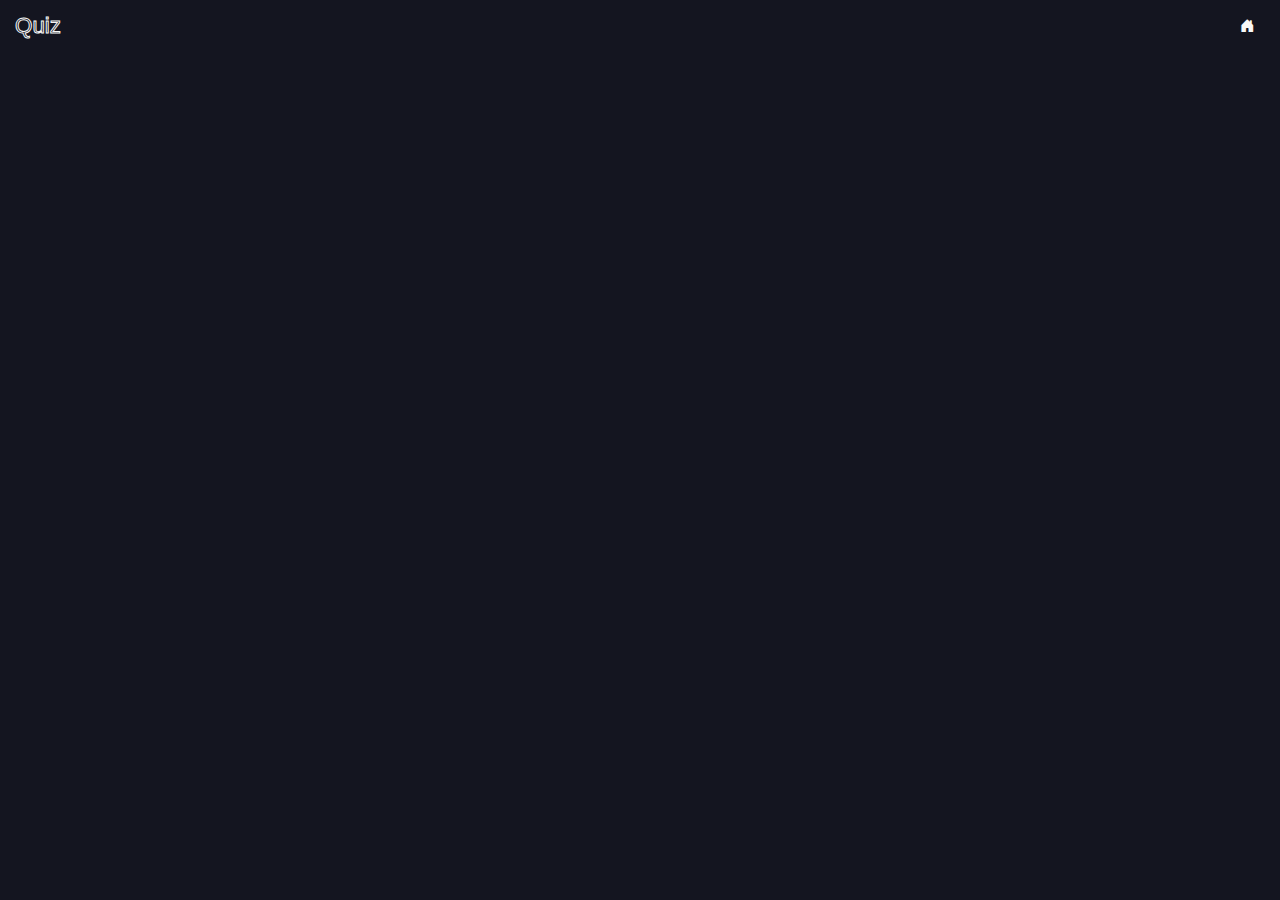
<file: question_number.html>
<!DOCTYPE html>
<html lang="en">
  <head>
    <meta charset="UTF-8" />
    <meta name="viewport" content="width=device-width, initial-scale=1.0" />
    <title>Quiz Setup</title>
    <link rel="stylesheet" href="assets/bootstrap-icons/bootstrap-icons.css" />
    <link rel="stylesheet" href="css/question_number.css" />
    <link rel="stylesheet" href="css/header.css" />
    <script src="js/question_number.js" defer></script>
  </head>
  <body>
    <header>
      <div class="logo">
        <h1>Quiz</h1>
      </div>
      <nav>
        <a href="index.html" title="Periodic Table"
          ><li><i class="bi-house-door-fill"></i></li
        ></a>
      </nav>
    </header>

    <main>
      <div class="cover"></div>
      <div class="start">
        <div class="content">
          <h1 id="quizTakingMessage">
            You are about to take a quiz<span id="again"></span>.
          </h1>
          <h2 id="readyMsg">Are you ready?</h2>
        </div>
        <div class="options">
          <button id="yes">YES</button>
          <button id="no">NO</button>
        </div>
      </div>

      <div class="container">
        <div class="user-input">
          <h1 class="selectMsg">Select number of questions</h1>
          <input
            type="number"
            id="questionCount"
            min="3"
            max="100"
            placeholder="Enter a number (3-100)"
          />
        </div>
        <button id="startQuiz" onclick="startQuiz()">Start Quiz</button>
      </div>
    </main>
  </body>
</html>
</file>
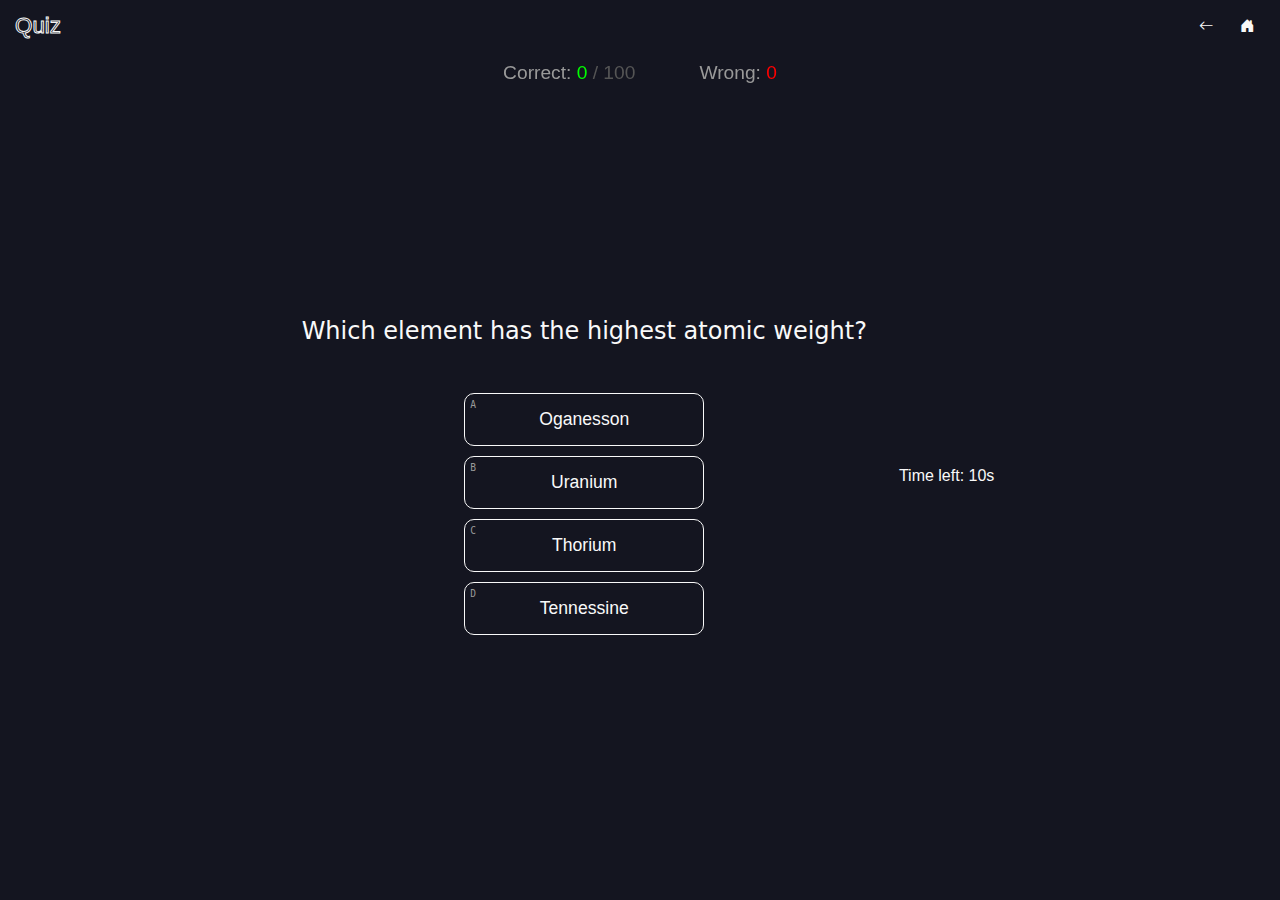
<file: quiz.html>
<!DOCTYPE html>
<html lang="en">
  <head>
    <meta charset="UTF-8" />
    <meta name="viewport" content="width=device-width, initial-scale=1.0" />
    <title>Quiz</title>
    <link rel="icon" href="assets/svg/panda origami.svg" />
    <link rel="stylesheet" href="assets/bootstrap-icons/bootstrap-icons.css" />
    <link rel="stylesheet" href="css/header.css" />
    <link rel="stylesheet" href="css/quiz.css" />
    <script src="js/quiz.js" defer></script>
  </head>
  <body>
    <header>
      <div class="logo">
        <h1>Quiz</h1>
      </div>
      <nav>
        <a href="question_number.html" title="Back"
          ><li><i class="bi-arrow-left"></i></li
        ></a>
        <a href="index.html" title="Periodic Table"
          ><li><i class="bi-house-door-fill"></i></li
        ></a>
      </nav>
    </header>

    <main>
      <div class="container">
        <div class="question"></div>
        <div class="answers"></div>
      </div>

      <div class="score-container">
        <div>
          Correct:
          <span class="correct-score"
            ><span id="correctQuestions">0 </span
            ><span id="totalQuestions">/0</span></span
          >
        </div>
        <div>Wrong: <span class="wrong-score">0</span></div>
      </div>

      <div class="timer"></div>
      <!-- Timer Element -->

      <button class="skip-button" style="display: none">Skip</button>
    </main>
  </body>
</html>
</file>
<file: css/header.css>
/* Styling the header section */

:root {
  --header-height: 3.25rem;
}

header {
  position: fixed;
  width: 100%;
  top: 0;
  left: 0;
  display: flex;
  align-items: center;
  justify-content: space-between;
  height: var(--header-height);
  background-color: var(--body-color);
  z-index: 100;
  padding: 10px 15px;
}

header .logo {
  display: flex;
  align-items: center;
  gap: 10px;
}

header .logo h1 {
  font-size: 1.4rem;
  font-weight: 500;
  transition: all 0.375s;
  -webkit-text-stroke: 1px;
  -webkit-text-stroke-color: #f5f5f5;
  color: transparent;
  font-family: Verdana, Geneva, Tahoma, sans-serif;
}

header .logo i {
  font-size: 1.5rem;
}

header nav {
  display: flex;
  gap: 5px;
}

header nav a {
  cursor: pointer;
  width: 1.5rem;
  height: 1.5rem;
  font-size: 0.9rem;
  background-color: transparent;
  display: flex;
  border: 2px solid transparent;
  align-items: center;
  justify-content: center;
  border-radius: 50%;
  padding: 1rem;
  transition: all 0.375s;
}

header nav a:hover {
  border-color: #8672ff;
  color: #8672ff;
}

header #mode {
  background-color: transparent;
  border: none;
  color: #fff;
}

main {
  margin-top: var(--header-height);
}

.darkmode header nav li:hover {
  color: var(--primary-color);
}

.darkmode {
  --body-color: #f9f9f9;
  color: #000;
}

.darkmode header nav li {
  color: #000;
}

.darkmode header #mode {
  color: #000;
}
</file>
<file: css/index.css>
/* ==========  General  ========== */

* {
  margin: 0;
  padding: 0;
  box-sizing: border-box;
}

:root {
  --body-color: #141520;
  --gap: 7px;
}

button {
  cursor: pointer;
}

body {
  font-family: Arial, Helvetica, sans-serif;
  background-color: var(--body-color);
  color: #f9f9f9;
}

a {
  color: #f9f9f9;
  text-decoration: none;
}

li {
  list-style: none;
}

/* ==========  Category  ========== */

main .category-container {
  position: fixed;
  top: var(--header-height);
  height: calc(100vh - var(--header-height));
  width: 100vw;
  background-color: rgba(0, 0, 0, 0.5);
  z-index: 99;
  display: none;
}

main .category-container .category-card {
  position: absolute;
  top: 50%;
  left: 50%;
  translate: -50% -50%;
  background-color: var(--body-color);
  width: 30rem;
  height: 22rem;
  z-index: 100;
  border-radius: 1rem;
  padding: 15px 20px;
  overflow: hidden;
}

.category-container .close-category {
  position: absolute;
  top: 10px;
  right: 10px;
  background-color: transparent;
  color: #f9f9f9;
  border: none;
  border-radius: 2px;
  padding: 2px;
  font-size: 1.5rem;
  color: #f17d68;
}

.category-container h2 {
  font-weight: 500;
  margin-bottom: 1rem;
  font-family: 'Gill Sans', 'Gill Sans MT', Calibri, 'Trebuchet MS', sans-serif;
}

.category-container .category-card .categories {
  margin-left: 1.5rem;
  display: grid;
  grid-template-columns: 1fr 1fr;
  gap: 15px;
}

.category-container .category-card .categories .category {
  position: relative;
  font-size: 1rem;
  font-family: Verdana, Geneva, Tahoma, sans-serif;
  cursor: pointer;
  transition: all 0.375s;
  padding: 2px 0;
  text-indent: 10px;
  height: 2rem;
  width: 10rem;
  white-space: nowrap;
  display: flex;
  align-items: center;
}

.category-container .category-card .categories .category:before {
  content: '';
  position: absolute;
  right: 102%;
  top: 50%;
  translate: 0 -50%;
  aspect-ratio: 1;
  height: 1rem;
  border-radius: 50%;
}

.category-container .category-card .categories .noble-gas:hover {
  color: #ff0000;
}
.category-container .category-card .categories .halogen:hover {
  color: #54aaff;
}
.category-container .category-card .categories .alkali:hover {
  color: #9c38ff;
}
.category-container .category-card .categories .lanthanoid:hover {
  color: #ffff00;
}
.category-container .category-card .categories .actinoid:hover {
  color: #ffae00;
}
.category-container .category-card .categories .alkaline-earth:hover {
  color: #6200ff;
}
.category-container .category-card .categories .transition-metal:hover {
  color: #00ff00;
}
.category-container .category-card .categories .super-actinoid:hover {
  color: #ffffff;
}
.category-container .category-card .categories .nonmetal:hover {
  color: #ff00ff;
}
.category-container .category-card .categories .metal:hover {
  color: #00ffff;
}

.category-container .category-card .categories .all::before {
  background: linear-gradient(45deg, lime, dodgerblue);
}
.category-container .category-card .categories .noble-gas::before {
  background-color: #ff0000;
}
.category-container .category-card .categories .halogen::before {
  background-color: #54aaff;
}
.category-container .category-card .categories .alkali::before {
  background-color: #9c38ff;
}
.category-container .category-card .categories .lanthanoid::before {
  background-color: #ffff00;
}
.category-container .category-card .categories .actinoid::before {
  background-color: #ffae00;
}
.category-container .category-card .categories .alkaline-earth::before {
  background-color: #6200ff;
}
.category-container .category-card .categories .transition-metal::before {
  background-color: #00ff00;
}
.category-container .category-card .categories .super-actinoid::before {
  background-color: #ffffff;
}
.category-container .category-card .categories .nonmetal::before {
  background-color: #ff00ff;
}
.category-container .category-card .categories .metal::before {
  background-color: #00ffff;
}

/* ==========  Actual Code  ========== */

main {
  display: flex;
  padding: 2rem 0;
}

.container {
  display: flex;
  flex-direction: column;
  align-items: center;
  justify-content: center;
  gap: var(--gap);
}

.container .row {
  display: flex;
  align-items: center;
  justify-content: center;
  gap: var(--gap);
}

.container .row .element {
  position: relative;
  aspect-ratio: 1/1;
  height: 4rem;
  display: flex;
  flex-direction: column;
  cursor: pointer;
  transition: all 0.375s;
  background-color: transparent;
}

.container .row .element:hover {
  background-color: rgba(255, 255, 255, 0.2);
}

.container .row .element::after {
  content: '';
  position: absolute;
  top: 100%;
  left: 0;
  width: 100%;
  height: 2px;
  border-radius: 1rem;
}

.container .row .noble-gas::after {
  background-color: #ff1a4b;
}
.container .row .halogen::after {
  background-color: #33cfff;
}
.container .row .alkali::after {
  background-color: #b84dff;
}
.container .row .lanthanoid::after {
  background-color: #ffe94d;
}
.container .row .actinoid::after {
  background-color: #ff9900;
}
.container .row .alkaline-earth::after {
  background-color: #7f00ff;
}
.container .row .super-actinoid::after {
  background-color: #e0e0e0;
}
.container .row .nonmetal::after {
  background-color: #ff33cc;
}
.container .row .metal::after {
  background-color: #00e6e6;
}
.container .row .transition-metal::after {
  background-color: #00ff66;
}
.container .row .element-range::after {
  background-color: #00ff66;
}

.container .row .null {
  background: transparent !important;
  background-color: transparent !important;
  cursor: auto !important;
  &:hover {
    background-color: transparent !important;
    background: transparent !important;
  }
  &::after {
    background-color: transparent !important;
    background: transparent !important;
  }
}

.container .row .element .number {
  position: absolute;
  top: 3px;
  left: 3px;
  font-size: 10px;
  color: #cccccc;
}

.container .row .element .symbol {
  position: absolute;
  top: 50%;
  left: 50%;
  translate: -50% -50%;
  font-size: 1.5rem;
}

.container .row .element .name {
  position: absolute;
  bottom: 2px;
  left: 50%;
  translate: -50% 0;
  font-size: 10px;
  color: #dddddd;
}

.container .row .element .num-range {
  font-size: 11px;
  white-space: nowrap;
}

@media screen and (max-width: 45rem) {
  .container .row .element {
    height: 3.25rem;
  }
  .container .row .element .symbol {
    font-size: 1.2rem;
  }
  .container .row .element .name,
  .container .row .element .number,
  .container .row .element .num-range {
    font-size: 8px;
  }
}

@media screen and (max-width: 33rem) {
  main .category-container .category-card {
    width: 25rem;
  }
}
@media screen and (max-width: 27rem) {
  main .category-container .category-card {
    width: 22rem;
  }
  .category-container .category-card .categories .category {
    text-indent: 0;
  }
  .category-container .category-card .categories .category::before {
    display: none;
  }
}

/* Dark mode */

.darkmode {
  --body-color: #eeeeee;
  color: #000;
}

.darkmode .container .element .number,
.darkmode .container .element .name {
  color: #333;
}

.darkmode header nav li {
  color: #000;
}

.darkmode header #mode {
  color: #000;
}

.darkmode .container .row .super-actinoid::after {
  background-color: black;
}

.darkmode .container .row .element:hover {
  background-color: rgba(0, 0, 0, 0.2);
}

.darkmode .category-container .category-card .categories .super-actinoid {
  border-color: #111;
  &:hover {
    color: #111;
  }
}
.darkmode
  .category-container
  .category-card
  .categories
  .super-actinoid::before {
  background-color: black;
}
</file>
<file: css/more-tables.css>
/* General */

* {
  margin: 0;
  padding: 0;
  box-sizing: border-box;
}

:root {
  --body-color: #141520;
  --gap: 7px;
  --footer-height: 2rem;
}

::-webkit-scrollbar {
  background-color: #343540;
  width: 10px;
  height: 10px;
}
::-webkit-scrollbar-thumb {
  background-color: #777;
  border-radius: 1rem;
}

body {
  font-family: Arial, Helvetica, sans-serif;
  background-color: var(--body-color);
  color: #f9f9f9;
}

button {
  cursor: pointer;
  outline: none;
}

a {
  color: #f9f9f9;
  text-decoration: none;
}

li {
  list-style: none;
}

/* Main part */

main {
  position: relative;
  margin-top: calc(var(--header-height) + var(--footer-height));
  height: calc(100vh - (var(--header-height) + var(--footer-height)));
}

main .select-msg {
  font-size: 1.5rem;
  position: absolute;
  top: 50%;
  left: 50%;
  translate: -50% -50%;
  transition: all 0.375s;
  cursor: pointer;
  z-index: -1;
}

main .select-msg:hover {
  color: #1972d2;
}

/* Solubility part */

main .solubility {
  background-color: var(--body-color);
  height: 0;
  width: 0;
  overflow: hidden;
  transition: all 0.375s;
  position: absolute;
  top: 50%;
  left: 50%;
  translate: -50% -50%;
  overflow: scroll;
}

.solubility .column,
.solubility .row {
  position: absolute;
  display: flex;
  gap: 7px;
  font-size: 0.8rem;
}

.solubility .column {
  top: 2rem;
  flex-direction: column;
}
.solubility .column .part {
  height: 3rem;
  display: flex;
  align-items: center;
  justify-content: center;
}
.solubility .row {
  left: 2.75rem;
}
.solubility .row .part {
  width: 3rem;
  display: flex;
  align-items: center;
  justify-content: center;
}

.solubility .column .part sub {
  color: dodgerblue;
}
.solubility .column .part sup {
  color: tomato;
}

.solubility .row .part sub {
  color: dodgerblue;
}
.solubility .row .part sup {
  color: tomato;
}

.solubility .container {
  display: grid;
  grid-template-columns: repeat(23, 1fr);
  grid-template-rows: repeat(13, 1fr);
  margin: 2rem 0 0 2.75rem;
  width: max-content;
  gap: 7px;
}

.solubility .container .box {
  aspect-ratio: 1;
  height: 3rem;
  border: 1px solid;
  border-radius: 10px;
  transition: all 0.375s;
  display: flex;
  align-items: center;
  justify-content: center;
  cursor: pointer;
}

.solubility .container .box:hover {
  scale: 107%;
}

.solubility .container .i {
  color: tomato;
}
.solubility .container .s {
  color: lime;
}
.solubility .container .si {
  color: yellow;
}
.solubility .container .dw {
  color: dodgerblue;
}

/* Indicator part */

main .indicators {
  display: flex;
  align-items: center;
  justify-content: center;
  gap: 10px;
}

main .indicators .card {
  position: relative;
  background: linear-gradient(45deg, #242530, #545560);
  padding: 10px;
  height: 30rem;
  width: 30rem;
  border-radius: 10px;
  display: none;
  color: #fff;
  transition: all 0.375s;
  border: 2px solid transparent;
}

main .indicators .card:hover {
  border: 2px solid;
}

main .indicators .card .description {
  position: absolute;
  top: 0;
  left: 0;
  width: 100%;
  padding: 2rem;
  border-radius: 10px 10px 0 0;
  display: flex;
  flex-direction: column;
  gap: 7px;
}

.indicators .card .description .topic {
  font-size: 2rem;
}

main .indicators .card .content {
  position: absolute;
  bottom: 20%;
  left: 50%;
  translate: -50% 0;
  display: flex;
  flex-direction: column;
  gap: 30px;
  font-size: 1.1rem;
}

main .indicators .card .content div {
  position: relative;
  padding: 5px 10px;
}

main .indicators .card .content div::after {
  content: attr(data-indicator);
  position: absolute;
  bottom: 85%;
  left: 0;
  font-size: 0.8rem;
}

.content div[data-indicator='Acid']::after {
  color: tomato;
}
.content div[data-indicator='Neutral']::after {
  color: yellow;
}
.content div[data-indicator='Base']::after {
  color: dodgerblue;
}

main .indicators .card .logo {
  position: absolute;
  top: 10px;
  right: 10px;
  z-index: 1;
}

main .indicators .card .logo i {
  font-size: 1.6rem;
  color: rgba(255, 255, 255, 0.4);
}

.litmus .description {
  background: linear-gradient(rgb(30, 144, 255), rgba(30, 144, 255, 0.3));
}
.pheno .description {
  background: linear-gradient(rgb(154, 205, 50), rgba(154, 205, 50, 0.3));
}
.methyl .description {
  background: linear-gradient(rgb(255, 99, 71), rgba(255, 99, 71, 0.3));
}
.universal .description {
  background: linear-gradient(rgb(30, 230, 144), rgba(30, 230, 144, 0.3));
}

.indicators .buttons {
  display: flex;
  flex-direction: column;
  gap: 10px;
}

.indicators .buttons button {
  border-radius: 5px;
  background-color: transparent;
  color: #f9f9f9;
  font-size: 1.2rem;
  border: 1px solid;
  aspect-ratio: 1;
  height: 3rem;
  transition: all 0.375s;
}

.indicators .buttons button:hover {
  transform: translateX(1rem);
}

main .indicators {
  position: absolute;
  top: 50%;
  left: 50%;
  translate: -50% -50%;
  width: 0;
  height: 0;
  transition: all 0.375s;
}

main .indicators {
  overflow: hidden;
  background-color: var(--body-color);
}

/* Electron configuration part */

main .electron-config {
  position: relative;
  overflow: hidden;
  background-color: var(--body-color);
  position: absolute;
  top: 50%;
  left: 50%;
  translate: -50% -50%;
  width: 0;
  height: 0;
  transition: all 0.375s;
  overflow-x: scroll;
}

.electron-config .container {
  position: absolute;
  top: 0;
  display: flex;
  gap: 4rem;
  overflow-x: scroll;
  width: 100%;
  height: calc(100% - var(--footer-height));
}

.electron-config .container .card {
  display: flex;
  flex-direction: column;
  gap: 2rem;
}

.electron-config .container .card .box {
  cursor: pointer;
  font-family: Verdana, Geneva, Tahoma, sans-serif;
}

.electron-config .container .card .row {
  display: flex;
  gap: 5px;
}

.electron-config .container .card .box {
  aspect-ratio: 1;
  height: 4rem;
  border: 2px solid;
  border-radius: 10px;
  display: flex;
  align-items: center;
  justify-content: center;
  transition: all 0.375s;
}

.electron-config .container .card .box:hover {
  transform: translateY(-7px);
}

.electron-config .container .nth1 .box {
  color: tomato;
  border-color: tomato;
}
.electron-config .container .nth2 .box {
  color: lime;
  border-color: lime;
}
.electron-config .container .nth3 .box {
  color: dodgerblue;
  border-color: dodgerblue;
}

.electron-config .container .nth4 .box {
  color: #8855bb;
  border-color: #8855bb;
}

.electron-config .container .nth1 .box:hover {
  background-color: tomato;
  color: #fff;
}
.electron-config .container .nth2 .box:hover {
  background-color: lime;
  color: #fff;
}
.electron-config .container .nth3 .box:hover {
  background-color: dodgerblue;
  color: #fff;
}
.electron-config .container .nth4 .box:hover {
  background-color: #8855bb;
  color: #fff;
}

.electron-config .container .card .note {
  display: flex;
  flex-direction: column;
  gap: 10px;
}

.electron-config .container .card .note h1 {
  text-align: center;
  font-weight: 500;
  font-size: 1.2rem;
}
.electron-config .container .card .note p {
  font-weight: 500;
  font-size: 0.9rem;
}
.electron-config .container .card .note h2 {
  font-weight: 500;
  font-size: 1rem;
}

/* Hydrocarbon part */

main .hydrocarbons {
  overflow: hidden;
  background-color: var(--body-color);
  position: absolute;
  top: 50%;
  left: 50%;
  translate: -50% -50%;
  width: 0;
  height: 0;
  transition: all 0.375s;
  overflow-y: scroll;
}

main .hydrocarbons .container {
  display: grid;
  grid-template-columns: repeat(auto-fill, minmax(275px, 1fr));
}

.hydrocarbons .container .card {
  padding: 10px 15px;
  border-radius: 10px;
}

.hydrocarbons .container .card .content {
  display: flex;
  align-items: center;
  justify-content: center;
  gap: 10px;
  padding: 15px 10px;
}

.hydrocarbons .container .card .content .logo {
  aspect-ratio: 1;
  height: 3rem;
  border: 1px solid;
  display: flex;
  align-items: center;
  justify-content: center;
  border-radius: 50%;
  cursor: pointer;
  transition: all 0.375s;
}

.hydrocarbons .container .card .logo:hover {
  background-color: #f9f9f9;
  color: #111;
}

.hydrocarbons .container .card .content h1 {
  font-size: 1.3rem;
  font-weight: 500;
}

.hydrocarbons .container .card .pic {
  display: flex;
  align-items: center;
  justify-content: center;
}

.hydrocarbons .container .card .pic img {
  aspect-ratio: 1;
  width: 50%;
  border-radius: 10px;
  border: 2px solid transparent;
  transition: all 0.375s;
  filter: hue-rotate(-25deg);
}

.hydrocarbons .container .card .pic img:hover {
  border-color: #f9f9f9;
}

/* Alkaline part */

main .alkalines {
  overflow: hidden;
  background-color: var(--body-color);
  position: absolute;
  top: 50%;
  left: 50%;
  translate: -50% -50%;
  width: 0;
  height: 0;
  transition: all 0.375s;
  overflow-y: scroll;
}

.alkalines .container {
  display: grid;
  grid-template-columns: repeat(auto-fill, minmax(377px, 1fr));
  gap: 1.5rem;
  margin: 3rem;
}

.alkalines .container .card {
  display: flex;
  flex-direction: column;
  gap: 15px;
  padding: 10px 15px;
  border-radius: 10px;
}

.alkalines .container .card .logo {
  padding: 15px 10px;
  border-bottom: 1px solid #999;
}

.alkalines .container .card .content .logo {
  border: none;
}

.alkalines .container .card .logo .topic {
  display: flex;
  align-items: center;
  gap: 10px;
}

.alkalines .container .card .logo i {
  font-size: 1rem;
  transition: all 0.375s;
}

.alkalines .container .card .logo i:hover {
  color: #1972d2;
}

.alkalines .container .card .logo .name {
  font-size: 1.75rem;
  font-weight: 500;
}

.alkalines .container .card .logo .density {
  text-indent: 3rem;
  font-family: monospace, Verdana, Geneva, Tahoma, sans-serif;
  font-size: 1.2rem;
  color: #999;
  cursor: pointer;
  transition: all 0.375s;
  white-space: nowrap;
}

.alkalines .container .card .logo .density:hover {
  color: #d9d9d9;
}

.alkalines .container .card .content {
  display: flex;
  align-items: center;
  gap: 10px;
}

.alkalines .container .card .content .logo i {
  font-size: 3rem;
  transition: all 0.375s;
}

.alkalines .container .card .content .logo i:hover {
  color: tomato;
}

.alkalines .container .card .desc {
  display: flex;
  flex-direction: column;
  gap: 10px;
}

.alkalines .container .card .desc .melting {
  color: tomato;
  font-size: 1.3rem;
}
.alkalines .container .card .desc .boiling {
  color: dodgerblue;
  font-size: 1.3rem;
}

/* Showing and hiding tables */

.show-indicator .indicators {
  width: 100%;
  height: 100%;
}

.show-electron-configuration .electron-config {
  width: 100%;
  height: 100%;
}

.show-hydrocarbon .hydrocarbons {
  width: 100%;
  height: 100%;
}

.show-alkaline .alkalines {
  width: 100%;
  height: 100%;
}

.show-solubility .solubility {
  height: 100%;
  width: 100%;
}

/* The footer menu thingie */

footer {
  position: fixed;
  top: var(--header-height);
  left: 0;
  width: 100%;
  display: flex;
  align-items: center;
  justify-content: space-between;
  background-color: var(--body-color);
  height: var(--footer-height);
}

footer .part {
  display: flex;
  align-items: center;
  justify-content: center;
  gap: 10px;
  flex: 1;
  transition: all 0.375s;
  cursor: pointer;
  padding: 5px 10px;
  white-space: nowrap;
}

footer .part:hover {
  background-color: rgba(255, 255, 255, 0.05);
}

footer .part svg {
  aspect-ratio: 1;
  height: 2rem;
  fill: #f9f9f9;
  transition: all 0.375s;
}

footer .part i {
  font-size: 1.5rem;
}

footer .part h1 {
  font-size: 1rem;
  font-weight: 500;
  font-family: Verdana, Geneva, Tahoma, sans-serif;
}

/* Dark mode */

.darkmode {
  --body-color: #cccccc;
  color: #000;
}

.darkmode header nav li {
  color: #000;
}

.darkmode header #mode {
  color: #000;
}

.darkmode .buttons button {
  color: #111;
}

.darkmode .hydrocarbons .container .card .logo:hover {
  background-color: #111;
  color: #f9f9f9;
}

.darkmode .hydrocarbons .container .card .pic img {
  filter: invert();
}

.darkmode .hydrocarbons .container .card .pic img:hover {
  border-color: #1972d2;
}

.darkmode footer .part svg {
  fill: #111;
}

.darkmode .solubility .container .s {
  color: green;
}
.darkmode .solubility .container .i {
  color: red;
}
.darkmode .solubility .container .si {
  color: #242530;
}

/* Media queries */

@media screen and (max-height: 580px) {
  main .indicators .card {
    height: 25rem;
  }
}

@media screen and (max-width: 700px) {
  footer svg,
  footer i {
    display: none;
  }
}
@media screen and (max-width: 550px) {
  footer .part h1 {
    font-size: 0.8rem;
  }
}
@media screen and (max-width: 430px) {
  main .indicators .card {
    width: 20rem;
  }
  main .indicators .card .content {
    font-size: 0.8rem;
  }
}
@media screen and (max-width: 350px) {
  main .indicators {
    flex-direction: column;
  }
  main .indicators .buttons {
    flex-direction: row;
  }
  main .indicators .card .content {
    font-size: 0.9rem;
  }
}
</file>
<file: css/question_number.css>
/* General Styling */
* {
  margin: 0;
  padding: 0;
  box-sizing: border-box;
}

:root {
  --body-color: #141520;
  --gap: 7px;
}

button {
  cursor: pointer;
}

body {
  font-family: Arial, Helvetica, sans-serif;
  background-color: var(--body-color);
  color: #f9f9f9;
  display: flex;
  align-items: center;
  justify-content: center;
  height: calc(100vh - var(--header-height));
}

a {
  color: #f9f9f9;
  text-decoration: none;
}

li {
  list-style: none;
}

/* Main Content */
.container {
  display: flex;
  flex-direction: column;
  align-items: center;
  gap: 2rem;
  background-color: transparent;
  padding: 2rem 3rem;
  border-radius: 10px;
}

.container .user-input {
  display: flex;
  flex-direction: column;
  align-items: center;
  justify-content: center;
  gap: 1rem;
}

.container h1 {
  -webkit-text-stroke: 1px;
  -webkit-text-stroke-color: #f5f5f5;
  color: transparent;
  font-family: cursive, Verdana, Geneva, Tahoma, sans-serif;
  margin-bottom: 1.5rem;
}

#questionCount {
  width: 100%;
  height: 3rem;
  padding: 10px;
  font-size: 1rem;
  border: none;
  border-radius: 5px;
  outline: none;
  background-color: transparent;
  border: 1px solid;
  color: #f9f9f9;
}

#questionCount::selection {
  color: #1972d2;
}

main .start {
  position: fixed;
  top: 0;
  left: 0;
  height: 100%;
  width: 100%;
  background-color: var(--body-color);
  display: flex;
  align-items: center;
  justify-content: center;
  flex-direction: column;
  gap: 4rem;
  z-index: 3;
}

.start .content {
  display: flex;
  flex-direction: column;
  gap: 10px;
  text-align: center;
}

.start .content h1 {
  -webkit-text-stroke: 1px;
  -webkit-text-stroke-color: #f5f5f5;
  color: transparent;
  font-family: cursive, Verdana, Geneva, Tahoma, sans-serif;
  margin-bottom: 1rem;
}
.start .content h2 {
  color: #999999;
  font-family: monospace, cursive, sans-serif;
  transition: all 0.375s;
  font-size: 1.25rem;
}

.start .options {
  display: flex;
  gap: 1rem;
  width: 23rem;
}

main .cover {
  position: fixed;
  top: var(--header-height);
  left: 0;
  height: 100%;
  width: 100%;
  background-color: var(--body-color);
  transition: all 1.25s;
}

.start button {
  padding: 5px 10px;
  font-size: 1.3rem;
  background-color: transparent;
  border: 1px solid transparent;
  border-radius: 5px;
  flex: 1;
  transition: all 0.375s;
  font-weight: bold;
}

.start #yes {
  color: lime;
}
.start #no {
  color: tomato;
}
.start #yes:hover {
  border-color: lime;
  box-shadow: 5px 5px 1000px lime;
}
.start #no:hover {
  border-color: tomato;
  box-shadow: 5px 5px 1000px tomato;
}

#startQuiz {
  position: relative;
  width: 10rem;
  height: 3rem;
  font-size: 1.1rem;
  color: #fff;
  border: none;
  cursor: pointer;
  transition: all 0.375s;
  background-color: #242530;
  font-weight: bold;
  border-radius: 5px;
}

#startQuiz:hover {
  background-color: #343540;
}

.darkmode .container {
  background-color: transparent;
}

.darkmode #startQuiz {
  color: #111;
}

.darkmode .start .content h2 {
  color: #555;
}

.darkmode .start .options #yes {
  color: rgb(22, 169, 22);
}
.darkmode .start .options #yes:hover {
  border-color: rgb(22, 169, 22);
  box-shadow: 0px 0px 100px rgb(22, 169, 22);
}
.darkmode .start .options #no:hover {
  border-color: red;
  box-shadow: 0px 0px 100px red;
}

.darkmode .start .content h1 {
  color: transparent;
  background: linear-gradient(45deg, blue, red, green);
  background-clip: text;
}
.darkmode .start .content h2 {
  color: #999;
  font-family: Verdana, Geneva, Tahoma, sans-serif;
}

.darkmode .container h1 {
  background: linear-gradient(45deg, blue, red, green);
  background-clip: text;
}

.darkmode #questionCount {
  color: #111;
}
</file>
<file: css/quiz.css>
* {
  margin: 0;
  padding: 0;
  box-sizing: border-box;
}

:root {
  --body-color: #141520;
}

body {
  font-family: Arial, Helvetica, sans-serif;
  background-color: var(--body-color);
  color: #f9f9f9;
}

button {
  cursor: pointer;
}

button,
input {
  outline: none;
}

a {
  color: #f9f9f9;
  text-decoration: none;
}

li {
  list-style: none;
}

main {
  display: flex;
  align-items: center;
  justify-content: center;
  gap: 1rem;
  height: calc(100vh - var(--header-height));
}

main .container {
  display: flex;
  flex-direction: column;
  align-items: center;
  justify-content: center;
  gap: 3rem;
  padding: 1rem;
  font-family: system-ui, -apple-system, BlinkMacSystemFont, 'Segoe UI', Roboto,
    Oxygen, Ubuntu, Cantarell, 'Open Sans', 'Helvetica Neue', sans-serif;
}

main .container .question {
  font-size: 1.5rem;
}

main .container .answers {
  display: flex;
  flex-direction: column;
  align-items: center;
  justify-content: center;
  gap: 10px;
}

main .container .answers button {
  position: relative;
  padding: 15px 20px;
  width: clamp(10rem, 15rem, 25rem);
  background-color: transparent;
  color: #f9f9f9;
  border-radius: 10px;
  border: 1px solid;
  font-size: 1.1rem;
  font-family: 'Trebuchet MS', 'Lucida Sans Unicode', 'Lucida Grande',
    'Lucida Sans', Arial, sans-serif;
}

main .container .answers button::before {
  position: absolute;
  top: 5px;
  left: 5px;
  font-size: 0.6rem;
  color: #999;
  font-family: monospace;
}

main .container .answers button:first-child::before {
  content: 'A';
}
main .container .answers button:nth-child(2)::before {
  content: 'B';
}
main .container .answers button:nth-child(3)::before {
  content: 'C';
}
main .container .answers button:nth-child(4)::before {
  content: 'D';
}
main .container .no-before::before {
  display: none !important;
}

.score-container {
  position: fixed;
  top: calc(var(--header-height) + 10px);
  left: 50%;
  translate: -50% 0;
  display: flex;
  align-items: center;
  justify-content: center;
  gap: 4rem;
  font-size: 1.2rem;
  color: #999;
  white-space: nowrap;
}

.score-container .correct-score {
  color: lime;
}
.score-container .correct-score #totalQuestions {
  color: #555;
}

.score-container .wrong-score {
  color: red;
}

.correct {
  color: lime !important;
}
.wrong {
  color: tomato !important;
}

.skip-button {
  position: fixed;
  bottom: 20px;
  right: 20px;
  padding: 10px 20px;
  background-color: #2b2991;
  color: white;
  border: none;
  border-radius: 5px;
  cursor: pointer;
}

.skip-button:hover {
  background-color: #181698;
}

/* Darkmode */

.darkmode {
  --body-color: #cccccc;
  color: #111;
}

.darkmode header nav li {
  color: #000;
}

.darkmode header #mode {
  color: #000;
}

.darkmode main .container .answers button {
  color: #111;
}

.darkmode .score-container {
  color: #888;
}

.darkmode .score-container .correct-score {
  color: blue;
}

.darkmode .score-container .correct-score #totalQuestions {
  color: #aaa;
}

@media screen and (max-width: 470px) {
  main .container .question {
    font-size: 1.2rem;
  }
}

@media screen and (max-width: 300px) {
  main .container .question {
    font-size: 1rem;
  }
  main .container .answers button {
    padding: 10px 15px;
  }
}
</file>
